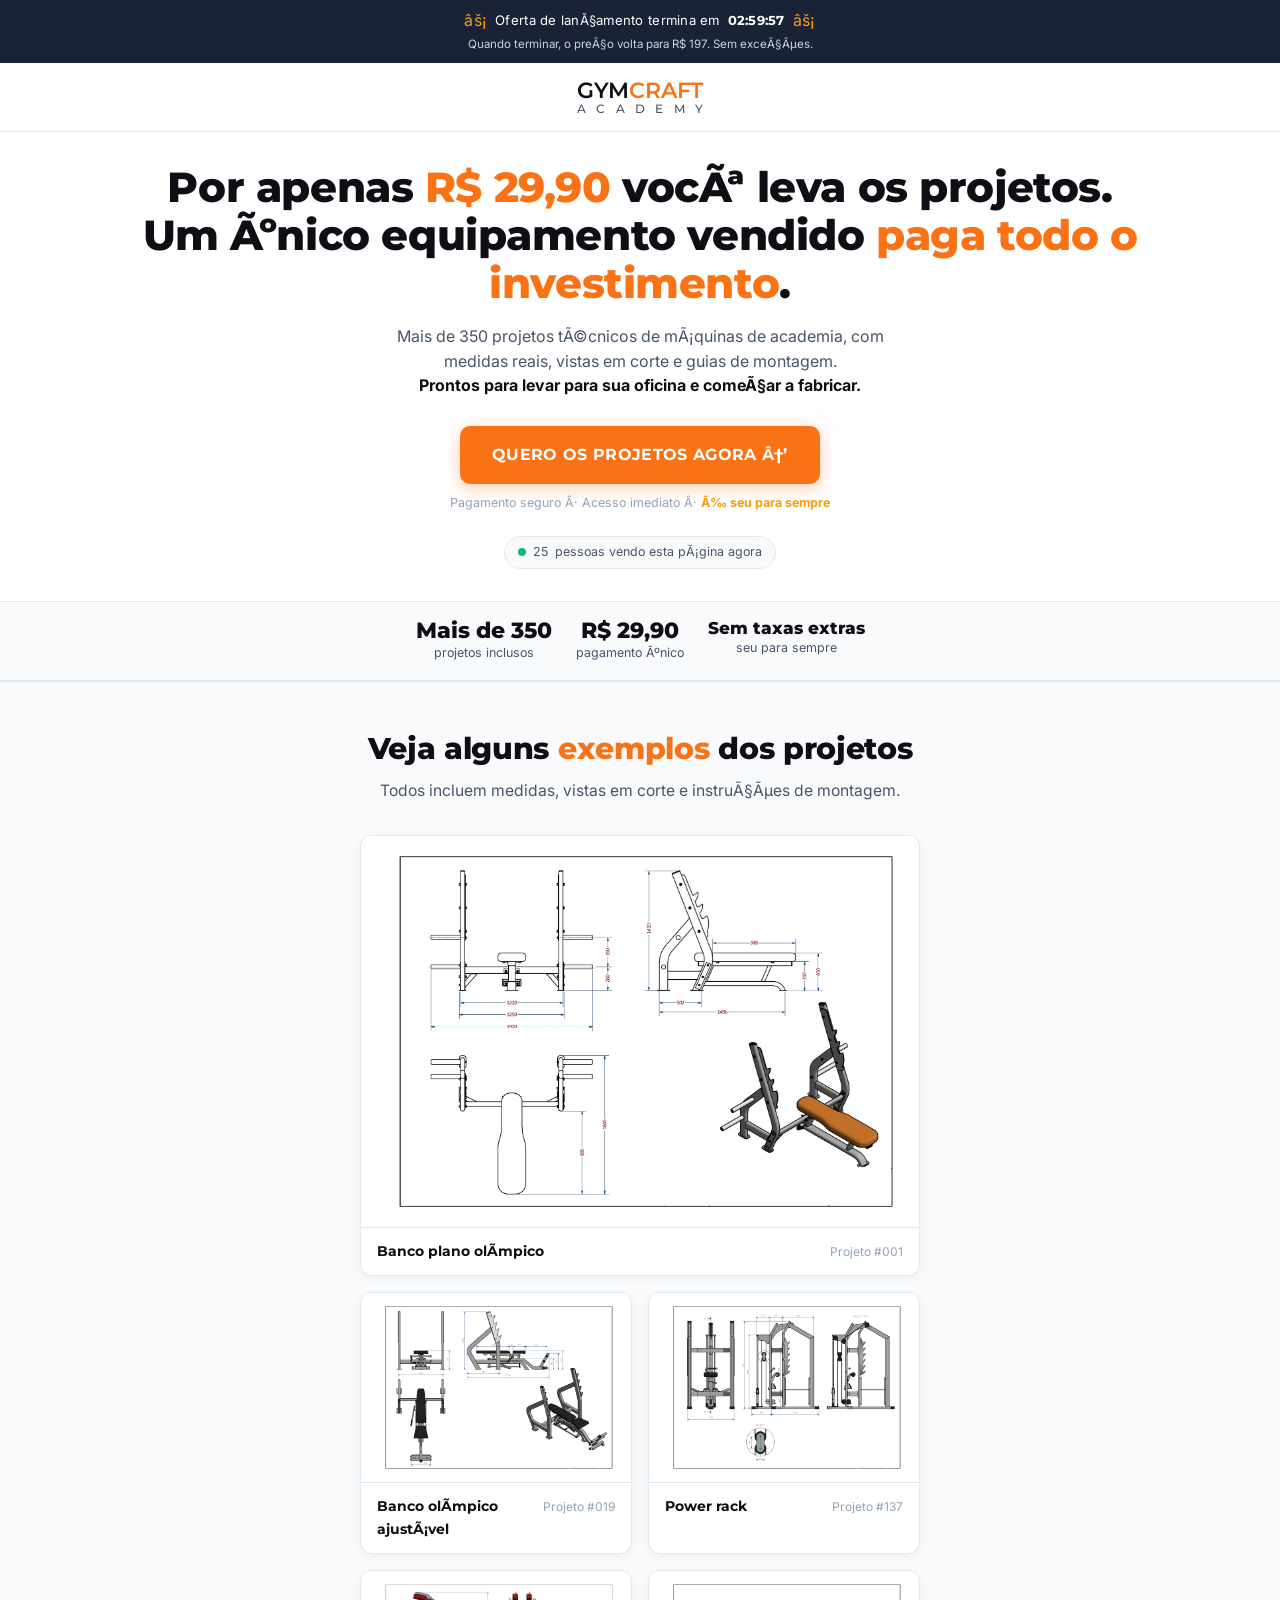
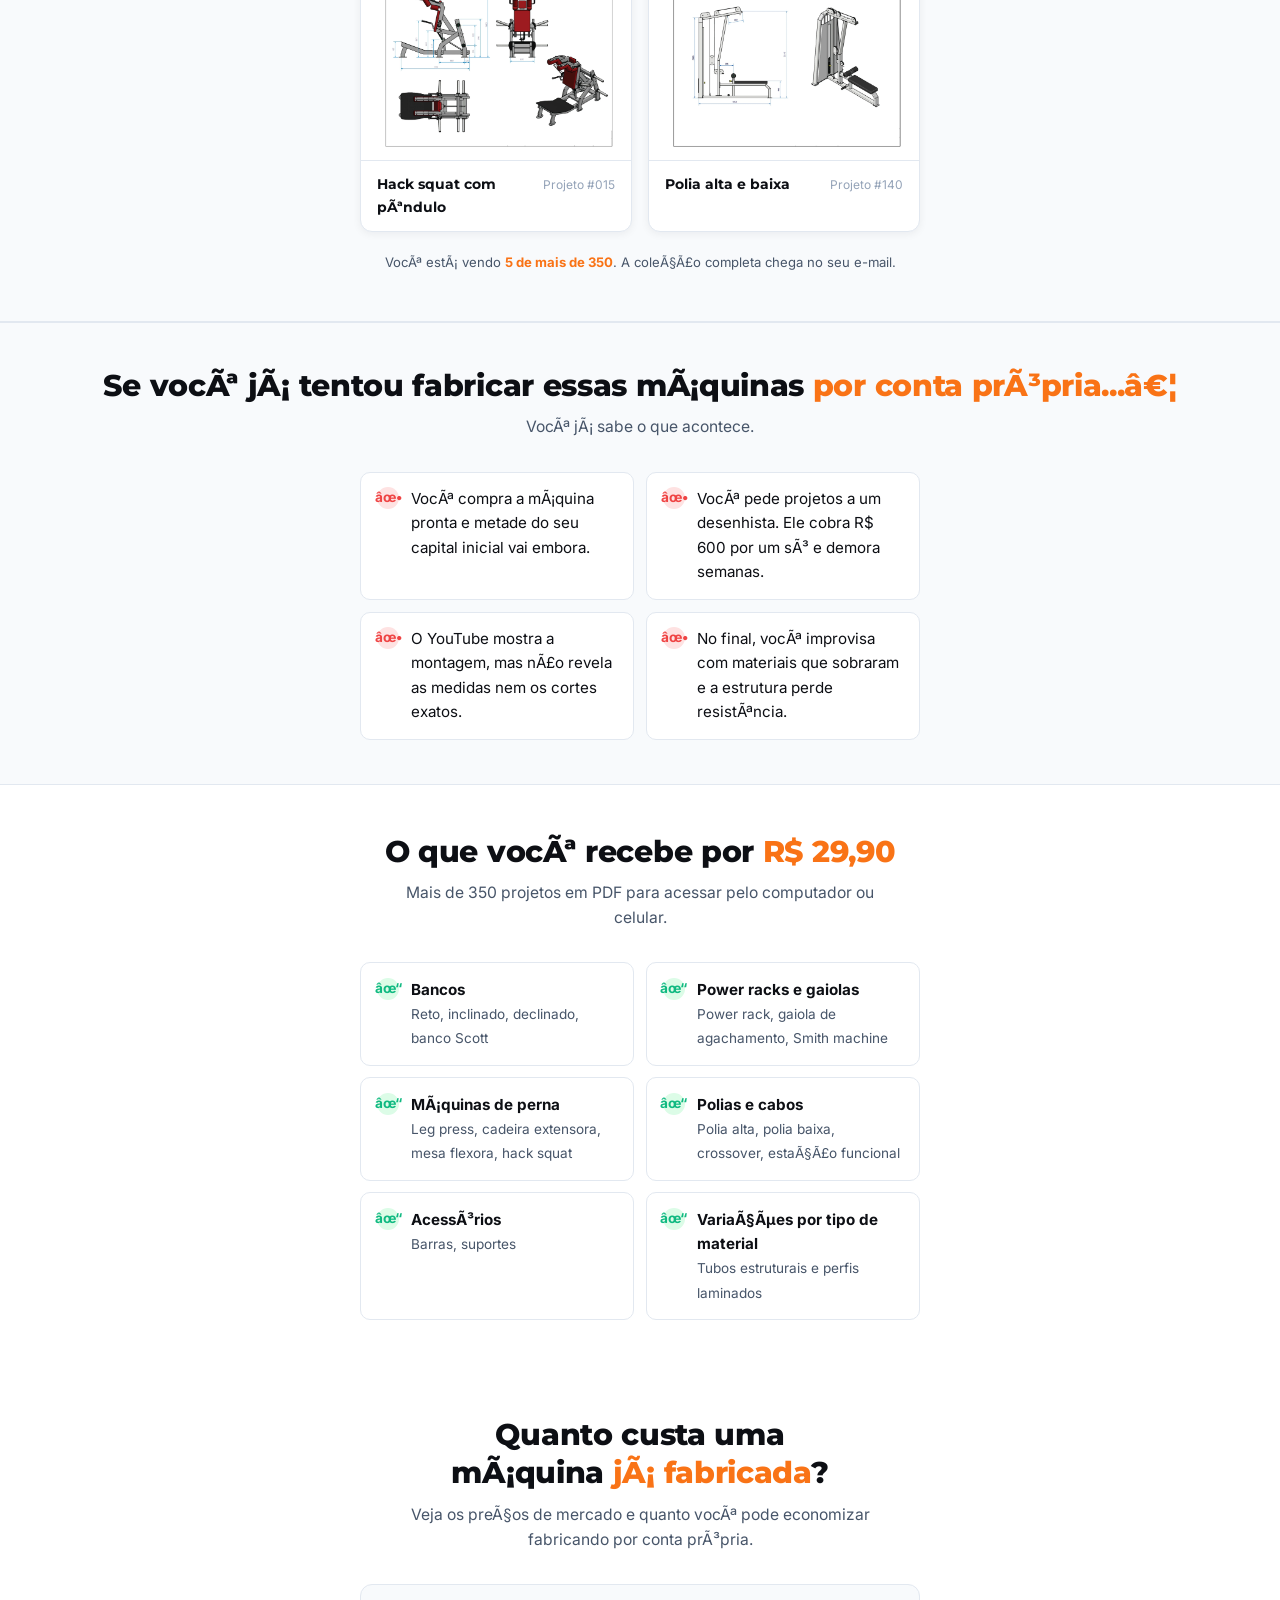
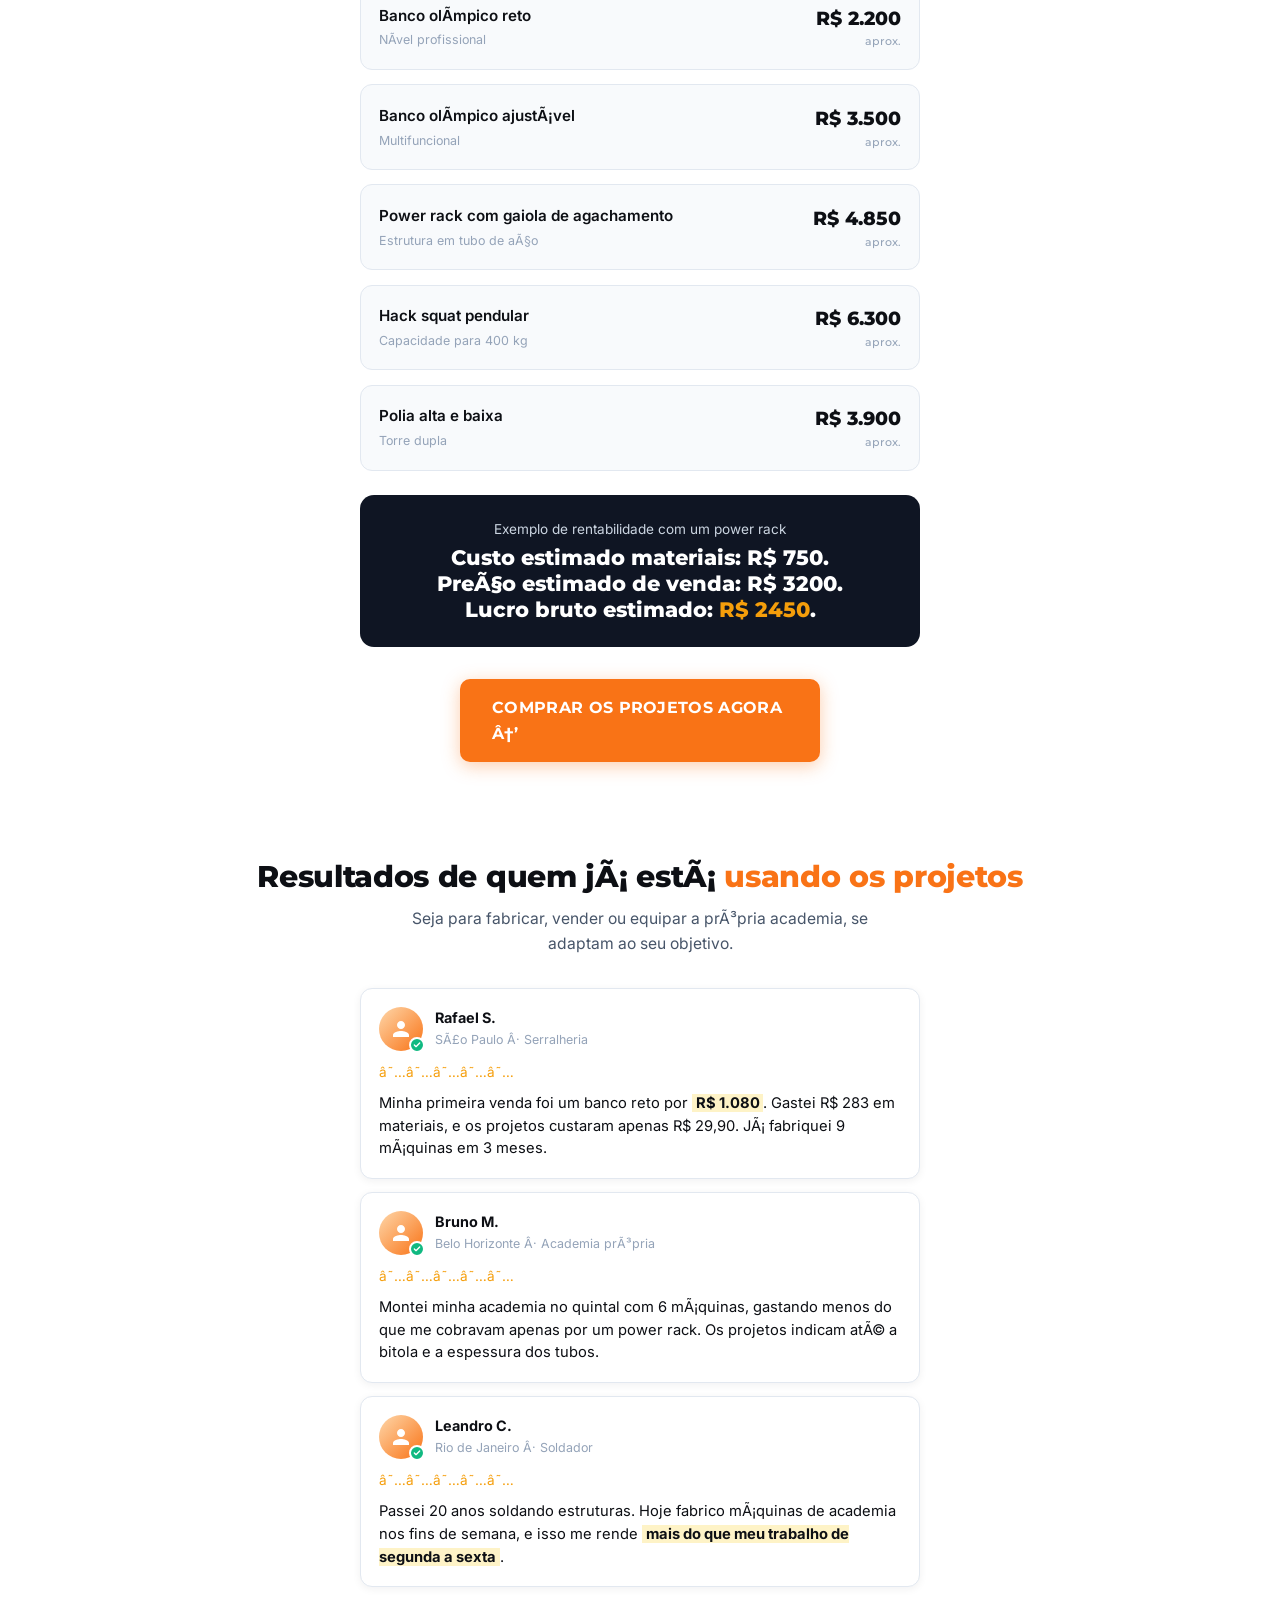
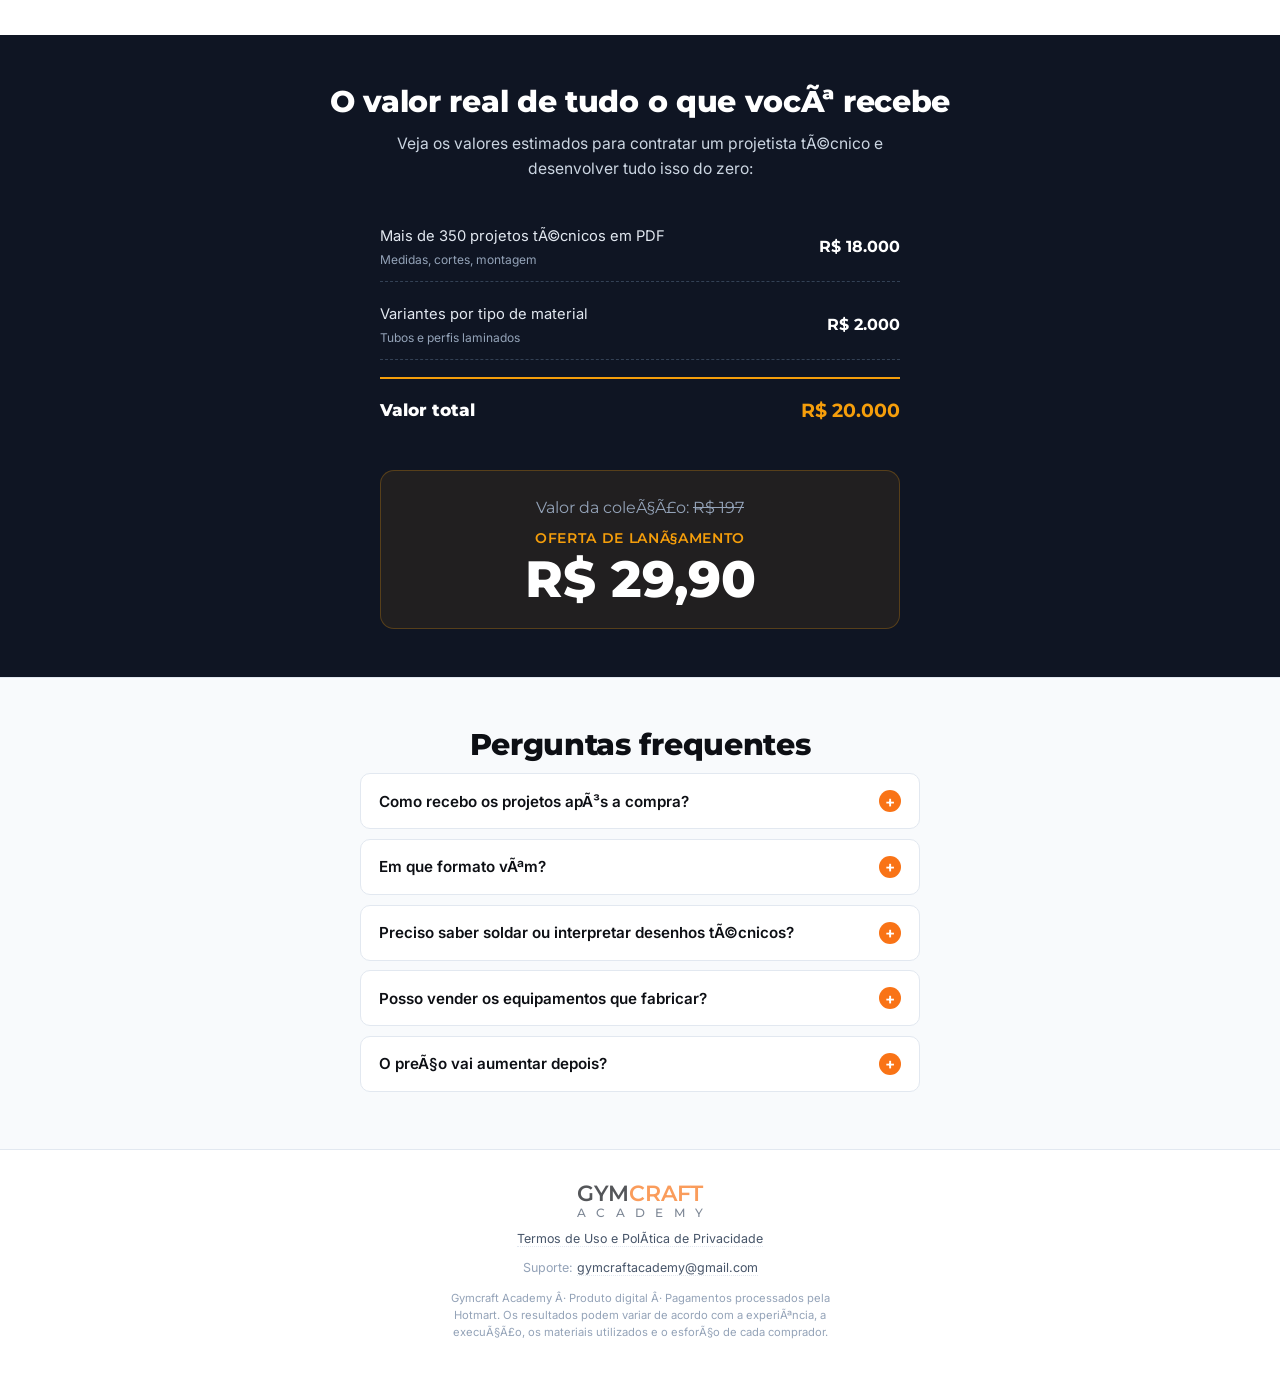
<file: index.html>
<!DOCTYPE html>
<html lang="pt-BR">

<head>
  <!-- Google tag (gtag.js) -->
  <script async src="https://www.googletagmanager.com/gtag/js?id=G-TRT8PE77RM"></script>
  <script>
    window.dataLayer = window.dataLayer || [];
    function gtag() { dataLayer.push(arguments); }
    gtag('js', new Date());
    gtag('config', 'G-TRT8PE77RM');
  </script>

  <!-- Meta Pixel Code -->
  <script>
    !function (f, b, e, v, n, t, s) {
      if (f.fbq) return; n = f.fbq = function () {
        n.callMethod ?
          n.callMethod.apply(n, arguments) : n.queue.push(arguments)
      }; if (!f._fbq) f._fbq = n;
      n.push = n; n.loaded = !0; n.version = '2.0'; n.queue = []; t = b.createElement(e); t.async = !0;
      t.src = v; s = b.getElementsByTagName(e)[0]; s.parentNode.insertBefore(t, s)
    }
      (window, document, 'script', 'https://connect.facebook.net/en_US/fbevents.js');
    fbq('init', '963412462765148');
    fbq('track', 'PageView');
    fbq('track', 'ViewContent', { value: 29.90, currency: 'BRL' });
  </script>
  <noscript><img height="1" width="1" style="display:none"
      src="https://www.facebook.com/tr?id=963412462765148&ev=PageView&noscript=1" /></noscript>
  <!-- End Meta Pixel Code -->

  <meta charset="UTF-8" />
  <meta name="viewport" content="width=device-width, initial-scale=1.0" />
  <meta name="description"
    content="Mais de 350 projetos técnicos de máquinas de academia por R$ 29,90. Medidas reais, vistas de corte, prontos para fabricar e revender no Brasil." />
  <meta property="og:title" content="Mais de 350 Projetos Técnicos de Academia por R$ 29,90. Gymcraft Academy" />
  <meta property="og:description"
    content="Mais de 350 projetos técnicos de máquinas de academia com medidas reais, vistas de corte e guias de montagem. Prontos para levar ao seu ateliê e começar a fabricar." />
  <meta property="og:type" content="website" />
  <meta property="og:url" content="https://gymcraftacademy.com" />
  <meta property="og:locale" content="pt_BR" />
  <title>Mais de 350 Projetos Técnicos de Academia por R$ 29,90. Gymcraft Academy</title>
  <link rel="icon" href="favicon.ico" sizes="any" />
  <link rel="icon" type="image/png" sizes="32x32" href="favicon-32.png" />
  <link rel="icon" type="image/png" sizes="192x192" href="favicon-192.png" />
  <link rel="apple-touch-icon" href="favicon-192.png" />
  <link rel="preconnect" href="https://fonts.googleapis.com" />
  <link rel="preconnect" href="https://fonts.gstatic.com" crossorigin />
  <link
    href="https://fonts.googleapis.com/css2?family=Inter:wght@400;500;600;700&family=Montserrat:wght@500;600;700;800&display=swap"
    rel="stylesheet" />
  <link rel="stylesheet" href="css/style.css" />
</head>

<body>

  <!-- ANÚNCIO -->
  <div class="announcement">
    <div class="ann-line">
      <span class="bolt">⚡</span>
      Oferta de lançamento termina em <span id="timer-top" data-timer>03:00:00</span>
      <span class="bolt">⚡</span>
    </div>
    <div class="ann-sub">Quando terminar, o preço volta para R$ 197. Sem exceções.</div>
  </div>

  <!-- NAV -->
  <nav>
    <div class="logo">
      <span class="logo-top"><span class="gym">GYM</span><span class="craft">CRAFT</span></span>
      <span class="academy">A C A D E M Y</span>
    </div>
  </nav>

  <!-- HERO -->
  <section class="hero">
    <h1>Por apenas <em>R$ 29,90</em> você leva os projetos. <br />Um único equipamento vendido
      <em>paga todo o investimento</em>.
    </h1>

    <p class="lead">
      Mais de 350 projetos técnicos de máquinas de academia, com medidas reais, vistas em corte e guias de montagem.
      <br><strong>Prontos para levar para sua oficina e começar a fabricar.</strong>
    </p>

    <div class="cta-wrap">
      <a href="https://pay.hotmart.com/R105424818K?off=jufouxox" class="btn-primary"
        onclick="fbq('track','InitiateCheckout')">Quero os projetos agora →</a>
      <p class="cta-sub">Pagamento seguro · Acesso imediato · <strong>É seu para sempre</strong></p>
      <span class="live-pill">
        <span class="dot"></span>
        <span id="live-viewers">24</span> pessoas vendo esta página agora
      </span>
    </div>
  </section>

  <!-- PROOF STRIP -->
  <div class="proof-strip">
    <div class="proof-item"><strong>Mais de 350</strong>projetos inclusos</div>
    <div class="proof-item"><strong>R$ 29,90</strong>pagamento único</div>
    <div class="proof-item proof-item--wide"><strong>Sem taxas extras</strong>seu para sempre</div>
  </div>

  <!-- SAMPLES -->
  <section class="samples" id="muestras">
    <h2 class="section-title">Veja alguns <em>exemplos</em> dos projetos</h2>
    <p class="section-sub">Todos incluem medidas, vistas em corte e instruções de montagem.</p>

    <div class="sample-grid">

      <div class="sample">
        <div class="sample-img-wrap">
          <picture>
            <source type="image/webp" srcset="img/samples/01-banca-plana-1.webp" />
            <img class="plan" src="img/samples/01-banca-plana-1.jpg" alt="Plano técnico de banca plana olímpica"
              loading="lazy" decoding="async" />
          </picture>
        </div>
        <div class="sample-label">
          <strong>Banco plano olímpico</strong>
          <span>Projeto #001</span>
        </div>
      </div>

      <div class="sample">
        <div class="sample-img-wrap">
          <picture>
            <source type="image/webp" srcset="img/samples/02-banca-regulable-01.webp" />
            <img class="plan" src="img/samples/02-banca-regulable-01.jpg"
              alt="Projeto técnico de banco olímpico ajustável" loading="lazy" decoding="async" />
          </picture>
        </div>
        <div class="sample-label">
          <strong>Banco olímpico ajustável</strong>
          <span>Projeto #019</span>
        </div>
      </div>

      <div class="sample">
        <div class="sample-img-wrap">
          <picture>
            <source type="image/webp" srcset="img/samples/03-power-rack-01.webp" />
            <img class="plan" src="img/samples/03-power-rack-01.jpg" alt="Projeto técnico de power rack" loading="lazy"
              decoding="async" />
          </picture>
        </div>
        <div class="sample-label">
          <strong>Power rack</strong>
          <span>Projeto #137</span>
        </div>
      </div>

      <div class="sample">
        <div class="sample-img-wrap">
          <picture>
            <source type="image/webp" srcset="img/samples/04-sentadilla-hack-01.webp" />
            <img class="plan" src="img/samples/04-sentadilla-hack-01.jpg"
              alt="Projeto técnico de hack squat com pêndulo" loading="lazy" decoding="async" />
          </picture>
        </div>
        <div class="sample-label">
          <strong>Hack squat com pêndulo</strong>
          <span>Projeto #015</span>
        </div>
      </div>

      <div class="sample">
        <div class="sample-img-wrap">
          <picture>
            <source type="image/webp" srcset="img/samples/05-polea-01.webp" />
            <img class="plan" src="img/samples/05-polea-01.jpg" alt="Projeto técnico de polia alta e baixa"
              loading="lazy" decoding="async" />
          </picture>
        </div>
        <div class="sample-label">
          <strong>Polia alta e baixa</strong>
          <span>Projeto #140</span>
        </div>
      </div>

    </div>

    <p class="sample-count">Você está vendo <strong>5 de mais de 350</strong>. A coleção completa chega no seu e-mail.
    </p>
  </section>

  <!-- PAIN -->
  <section class="pain">
    <h2 class="section-title">Se você já tentou fabricar essas máquinas <br class="br-mobile" /> <em>por conta
        própria...</em><span class="dots-accent">…</span></h2>
    <p class="section-sub">Você já sabe o que acontece.</p>
    <div class="pain-list">
      <div class="pain-item">
        <span class="x">✕</span>
        <div>Você compra a máquina pronta e metade do seu capital inicial vai embora.</div>
      </div>
      <div class="pain-item">
        <span class="x">✕</span>
        <div>Você pede projetos a um desenhista. Ele cobra R$ 600 por um só e demora semanas.</div>
      </div>
      <div class="pain-item">
        <span class="x">✕</span>
        <div>O YouTube mostra a montagem, mas não revela as medidas nem os cortes exatos.</div>
      </div>
      <div class="pain-item">
        <span class="x">✕</span>
        <div>No final, você improvisa com materiais que sobraram e a estrutura perde resistência.</div>
      </div>
    </div>
  </section>

  <!-- INCLUDES -->
  <section class="includes">
    <h2 class="section-title">O que você recebe por <em>R$ 29,90</em></h2>
    <p class="section-sub">
      Mais de 350 projetos em PDF para acessar pelo computador ou celular.
    </p>

    <div class="cat-grid">
      <div class="cat-item">
        <span class="chk">✓</span>
        <div><strong>Bancos</strong><span>Reto, inclinado, declinado, banco Scott</span></div>
      </div>
      <div class="cat-item">
        <span class="chk">✓</span>
        <div><strong>Power racks e gaiolas</strong><span>Power rack, gaiola de agachamento, Smith machine</span></div>
      </div>
      <div class="cat-item">
        <span class="chk">✓</span>
        <div><strong>Máquinas de perna</strong><span>Leg press, cadeira extensora, mesa flexora, hack squat</span>
        </div>
      </div>
      <div class="cat-item">
        <span class="chk">✓</span>
        <div><strong>Polias e cabos</strong><span>Polia alta, polia baixa, crossover, estação funcional</span></div>
      </div>
      <div class="cat-item">
        <span class="chk">✓</span>
        <div><strong>Acessórios</strong><span>Barras, suportes </span></div>
      </div>
      <div class="cat-item">
        <span class="chk">✓</span>
        <div><strong>Variações por tipo de material</strong><span>Tubos estruturais e perfis laminados</span></div>
      </div>
    </div>
  </section>

  <!-- PRICE ANCHOR -->
  <section class="anchor">
    <h2 class="section-title">Quanto custa uma<br>
      máquina <em> já fabricada</em>?
    </h2>
    <p class="section-sub">
      Veja os preços de mercado e quanto você pode economizar fabricando por conta própria.
    </p>

    <div class="anchor-grid">
      <div class="anchor-card">
        <div class="machine">Banco olímpico reto<small>Nível profissional</small></div>
        <div class="price">R$ 2.200<small>aprox.</small></div>
      </div>
      <div class="anchor-card">
        <div class="machine">Banco olímpico ajustável<small>Multifuncional</small></div>
        <div class="price">R$ 3.500<small>aprox.</small></div>
      </div>
      <div class="anchor-card">
        <div class="machine">Power rack com gaiola de agachamento<small>Estrutura em tubo de aço</small></div>
        <div class="price">R$ 4.850<small>aprox.</small></div>
      </div>
      <div class="anchor-card">
        <div class="machine">Hack squat pendular<small>Capacidade para 400 kg</small></div>
        <div class="price">R$ 6.300<small>aprox.</small></div>
      </div>
      <div class="anchor-card">
        <div class="machine">Polia alta e baixa<small>Torre dupla</small></div>
        <div class="price">R$ 3.900<small>aprox.</small></div>
      </div>
    </div>

    <div class="anchor-punch">
      <div class="line1">Exemplo de rentabilidade com um power rack</div>
      <div class="line2">Custo estimado materiais: R$ 750.
        <br />Preço estimado de venda: R$ 3200.
        <br />Lucro bruto estimado: <em>R$ 2450</em>.
      </div>
    </div>

    <div class="cta-wrap cta-desktop-only" style="margin-top:2rem;">
      <a href="https://pay.hotmart.com/R105424818K?off=jufouxox" class="btn-primary"
        onclick="fbq('track','InitiateCheckout')">Comprar os projetos agora →</a>
    </div>
  </section>

  <!-- CASES -->
  <section class="cases">
    <h2 class="section-title">Resultados de quem já está <em>usando os projetos</em></h2>
    <p class="section-sub">Seja para fabricar, vender ou equipar a própria academia, se adaptam ao seu objetivo.</p>

    <div class="case-grid">

      <div class="case">
        <div class="case-head">
          <div class="case-avatar">
            <svg viewBox="0 0 24 24" fill="currentColor">
              <path
                d="M12 12c2.21 0 4-1.79 4-4s-1.79-4-4-4-4 1.79-4 4 1.79 4 4 4zm0 2c-2.67 0-8 1.34-8 4v2h16v-2c0-2.66-5.33-4-8-4z" />
            </svg>
            <span class="verified">
              <svg viewBox="0 0 24 24" fill="none" stroke="currentColor" stroke-width="4" stroke-linecap="round"
                stroke-linejoin="round">
                <polyline points="20 6 9 17 4 12" />
              </svg>
            </span>
          </div>
          <div class="case-meta">
            <strong>Rafael S.</strong>
            <span>São Paulo · Serralheria</span>

          </div>
        </div>
        <div class="case-stars">★★★★★</div>
        <div class="case-body">
          Minha primeira venda foi um banco reto por <strong>R$ 1.080</strong>. Gastei R$ 283 em materiais, e os
          projetos custaram apenas R$ 29,90. <br class="br-mobile" />Já fabriquei 9 máquinas em 3 meses.
        </div>
      </div>

      <div class="case">
        <div class="case-head">
          <div class="case-avatar">
            <svg viewBox="0 0 24 24" fill="currentColor">
              <path
                d="M12 12c2.21 0 4-1.79 4-4s-1.79-4-4-4-4 1.79-4 4 1.79 4 4 4zm0 2c-2.67 0-8 1.34-8 4v2h16v-2c0-2.66-5.33-4-8-4z" />
            </svg>
            <span class="verified">
              <svg viewBox="0 0 24 24" fill="none" stroke="currentColor" stroke-width="4" stroke-linecap="round"
                stroke-linejoin="round">
                <polyline points="20 6 9 17 4 12" />
              </svg>
            </span>
          </div>
          <div class="case-meta">
            <strong>Bruno M.</strong>
            <span>Belo Horizonte · Academia própria</span>

          </div>
        </div>
        <div class="case-stars">★★★★★</div>
        <div class="case-body">
          Montei minha academia no quintal com 6 máquinas, gastando menos do que me cobravam apenas por um power rack.
          Os projetos indicam até a bitola e a espessura dos tubos.
        </div>
      </div>

      <div class="case">
        <div class="case-head">
          <div class="case-avatar">
            <svg viewBox="0 0 24 24" fill="currentColor">
              <path
                d="M12 12c2.21 0 4-1.79 4-4s-1.79-4-4-4-4 1.79-4 4 1.79 4 4 4zm0 2c-2.67 0-8 1.34-8 4v2h16v-2c0-2.66-5.33-4-8-4z" />
            </svg>
            <span class="verified">
              <svg viewBox="0 0 24 24" fill="none" stroke="currentColor" stroke-width="4" stroke-linecap="round"
                stroke-linejoin="round">
                <polyline points="20 6 9 17 4 12" />
              </svg>
            </span>
          </div>
          <div class="case-meta">
            <strong>Leandro C.</strong>
            <span>Rio de Janeiro · Soldador</span>

          </div>
        </div>
        <div class="case-stars">★★★★★</div>
        <div class="case-body">
          Passei 20 anos soldando estruturas. Hoje fabrico máquinas de academia nos fins de semana, e isso me rende
          <strong>mais do que meu trabalho de segunda a sexta</strong>.
        </div>
      </div>

    </div>
  </section>

  <!-- STACK -->
  <section class="stack">
    <h2 class="section-title">O valor real de tudo <br class="br-mobile" />o que você recebe</h2>
    <p class="section-sub">Veja os valores estimados para contratar um projetista técnico e desenvolver <br
        class="br-mobile" />tudo isso do
      zero:</p>

    <div class="stack-list">
      <div class="stack-row">
        <div class="label">Mais de 350 projetos técnicos em PDF<small>Medidas, cortes, montagem</small></div>
        <div class="val">R$ 18.000</div>
      </div>
      <div class="stack-row">
        <div class="label">Variantes por tipo de material<small>Tubos e perfis laminados</small></div>
        <div class="val">R$ 2.000</div>
      </div>
      <div class="stack-row stack-sum">
        <div class="label"><strong>Valor total</strong></div>
        <div class="val">R$ 20.000</div>
      </div>
    </div>

    <div class="stack-total">
      <div class="was">Valor da coleção: <s>R$ 197</s></div>
      <div class="pay">Oferta de lançamento</div>
      <div class="now">R$ 29,90<small></small></div>
    </div>
  </section>

  <!-- FAQ -->
  <section class="faq">
    <h2 class="section-title">Perguntas frequentes</h2>

    <div class="faq-list">

      <div class="faq-item">
        <button class="faq-q" type="button">
          <span>Como recebo os projetos após a compra?</span>
          <span class="plus">+</span>
        </button>
        <div class="faq-a">
          <div class="faq-a-inner">
            Após a confirmação do pagamento, a Hotmart envia um e-mail com o link de acesso. Basta abrir o link, baixar
            o arquivo ZIP e pronto: os mais de 350 projetos ficarão disponíveis no seu computador.
          </div>
        </div>
      </div>

      <div class="faq-item">
        <button class="faq-q" type="button">
          <span>Em que formato vêm?</span>
          <span class="plus">+</span>
        </button>
        <div class="faq-a">
          <div class="faq-a-inner">
            Os projetos são fornecidos em formato PDF e podem ser abertos em qualquer computador, tablet ou celular com
            um leitor de PDF. Cada projeto inclui vistas frontais e laterais, medidas, detalhes de corte e orientações
            de montagem.
          </div>
        </div>
      </div>

      <div class="faq-item">
        <button class="faq-q" type="button">
          <span>Preciso saber soldar ou interpretar desenhos técnicos?</span>
          <span class="plus">+</span>
        </button>
        <div class="faq-a">
          <div class="faq-a-inner">
            É recomendável ter conhecimentos básicos de fabricação e saber interpretar desenhos técnicos, ou contar com
            a ajuda de um profissional. Para serralheiros e soldadores, os projetos facilitam o trabalho e permitem
            seguir diretamente para as etapas de corte e montagem.
          </div>
        </div>
      </div>

      <div class="faq-item">
        <button class="faq-q" type="button">
          <span>Posso vender os equipamentos que fabricar?</span>
          <span class="plus">+</span>
        </button>
        <div class="faq-a">
          <div class="faq-a-inner">
            Sim. Você pode usar ou comercializar os equipamentos fabricados com base nos projetos.
          </div>
        </div>
      </div>

      <div class="faq-item">
        <button class="faq-q" type="button">
          <span>O preço vai aumentar depois?</span>
          <span class="plus">+</span>
        </button>
        <div class="faq-a">
          <div class="faq-a-inner">
            Sim. R$ 29,90 é o preço promocional de lançamento. Quando a oferta terminar, o valor será de R$ 197.
          </div>
        </div>
      </div>

    </div>
  </section>

  <!-- FOOTER -->
  <footer>
    <div class="foot-logo">
      <div class="logo">
        <span class="logo-top"><span class="gym">GYM</span><span class="craft">CRAFT</span></span>
        <span class="academy">A C A D E M Y</span>
      </div>
    </div>
    <div>
      <a href="legal.html">Termos de Uso e Política de Privacidade</a>
    </div>
    <div style="margin-top:0.6rem;">
      Suporte: <a href="mailto:gymcraftacademy@gmail.com">gymcraftacademy@gmail.com</a>
    </div>
    <p class="disclaimer">
      Gymcraft Academy · Produto digital · Pagamentos processados pela Hotmart.
      Os resultados podem variar de acordo com a experiência, a execução, os materiais utilizados e o esforço de cada
      comprador.
    </p>
  </footer>

  <!-- STICKY CTA MOBILE -->
  <div class="sticky-cta" id="sticky-cta">
    <div class="s-meta">
      <span class="s-price">R$ 29,90 · Mais de 350 projetos</span>
      <span class="s-timer" data-timer>03:00:00</span>
    </div>
    <a href="https://pay.hotmart.com/R105424818K?off=jufouxox" class="btn-primary"
      onclick="fbq('track','InitiateCheckout')">Quero os projetos →</a>
  </div>

  <script src="js/timer.js"></script>
  <script src="js/main.js"></script>
  <script src="js/tracking-params.js"></script>
</body>

</html>
</file>
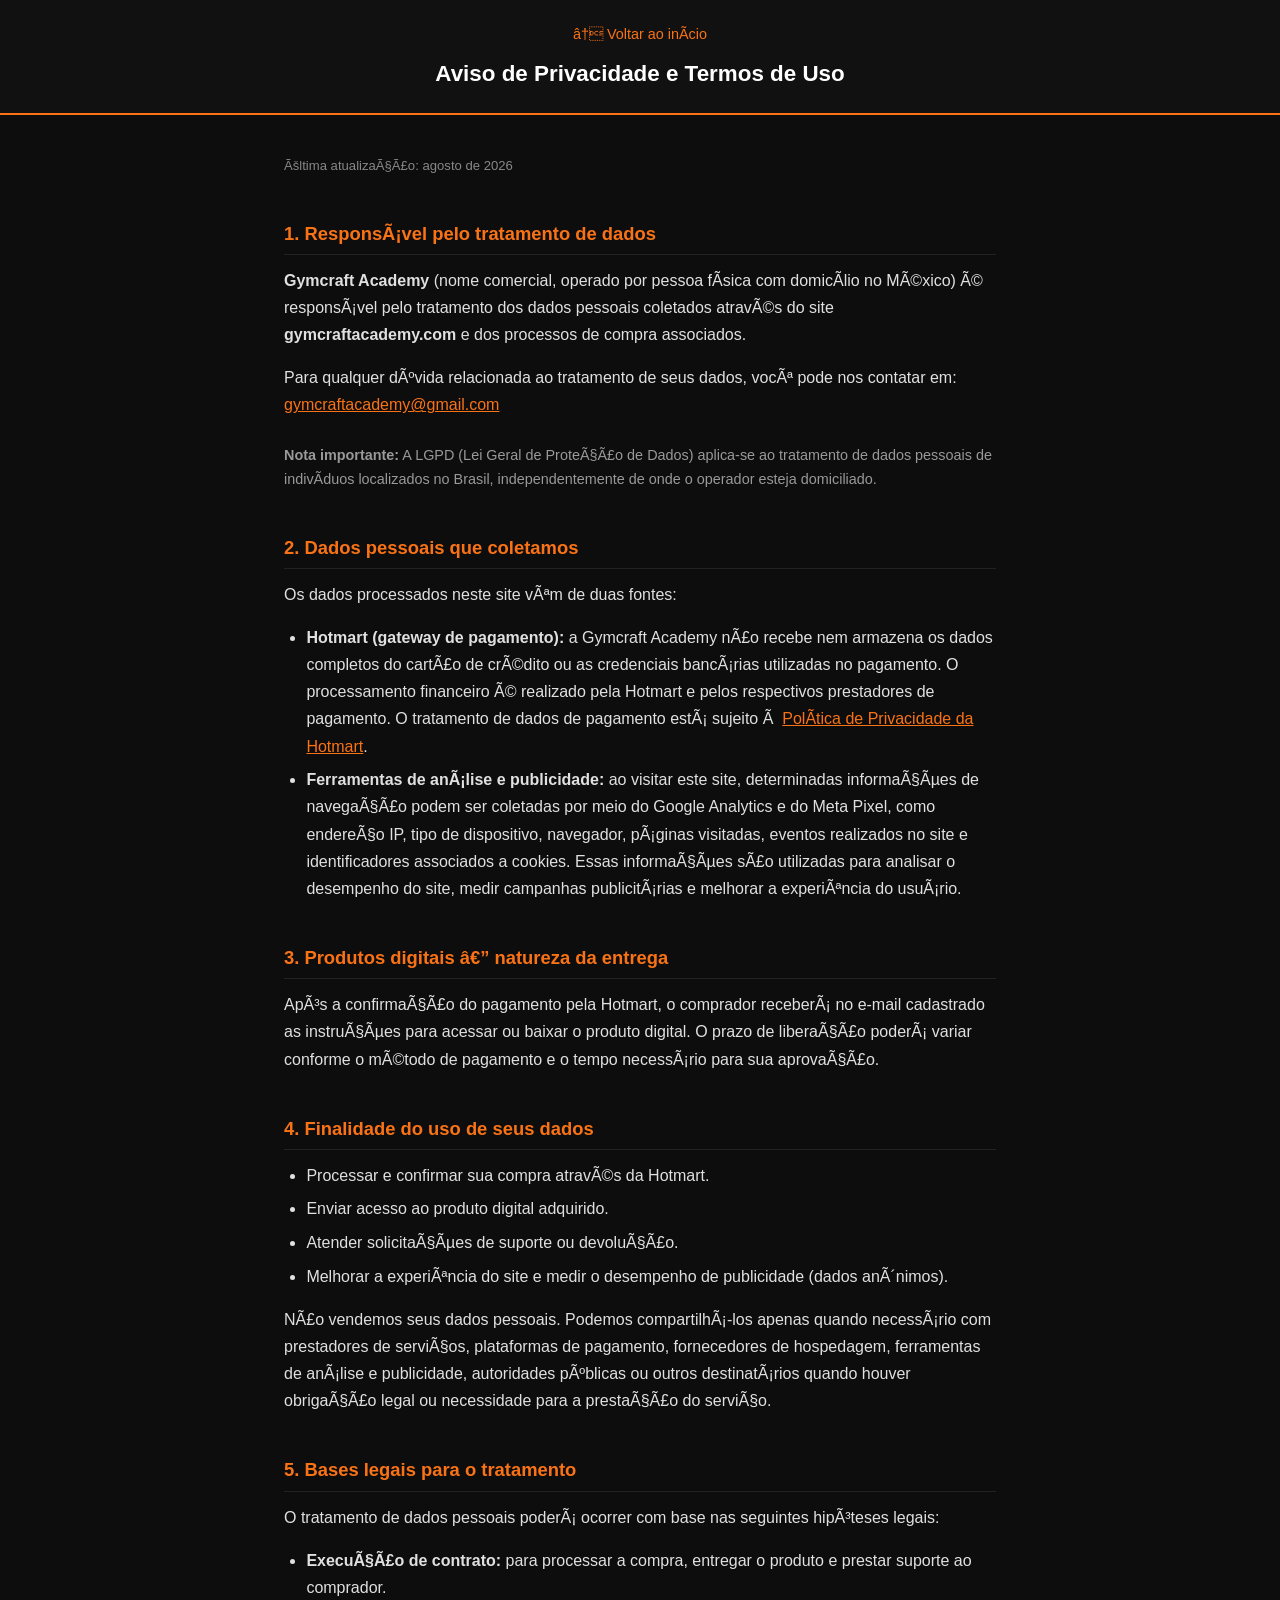
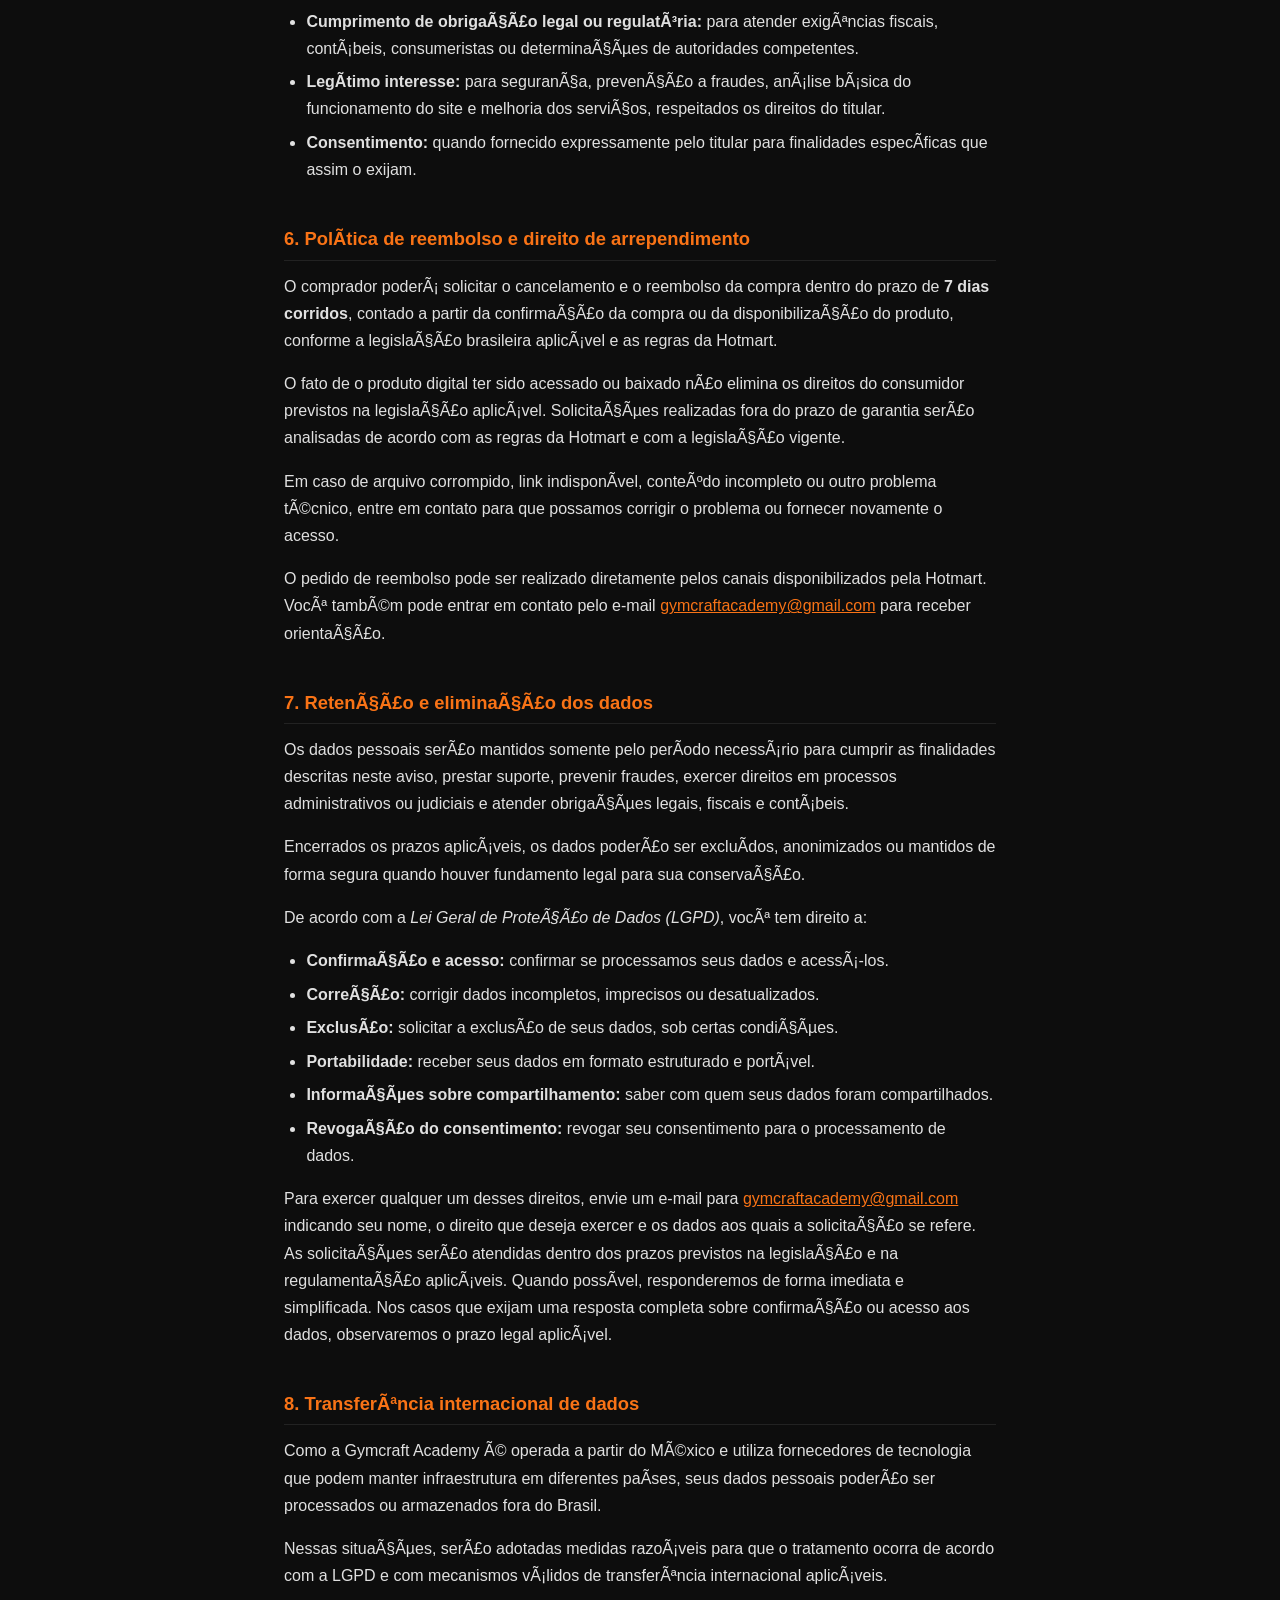
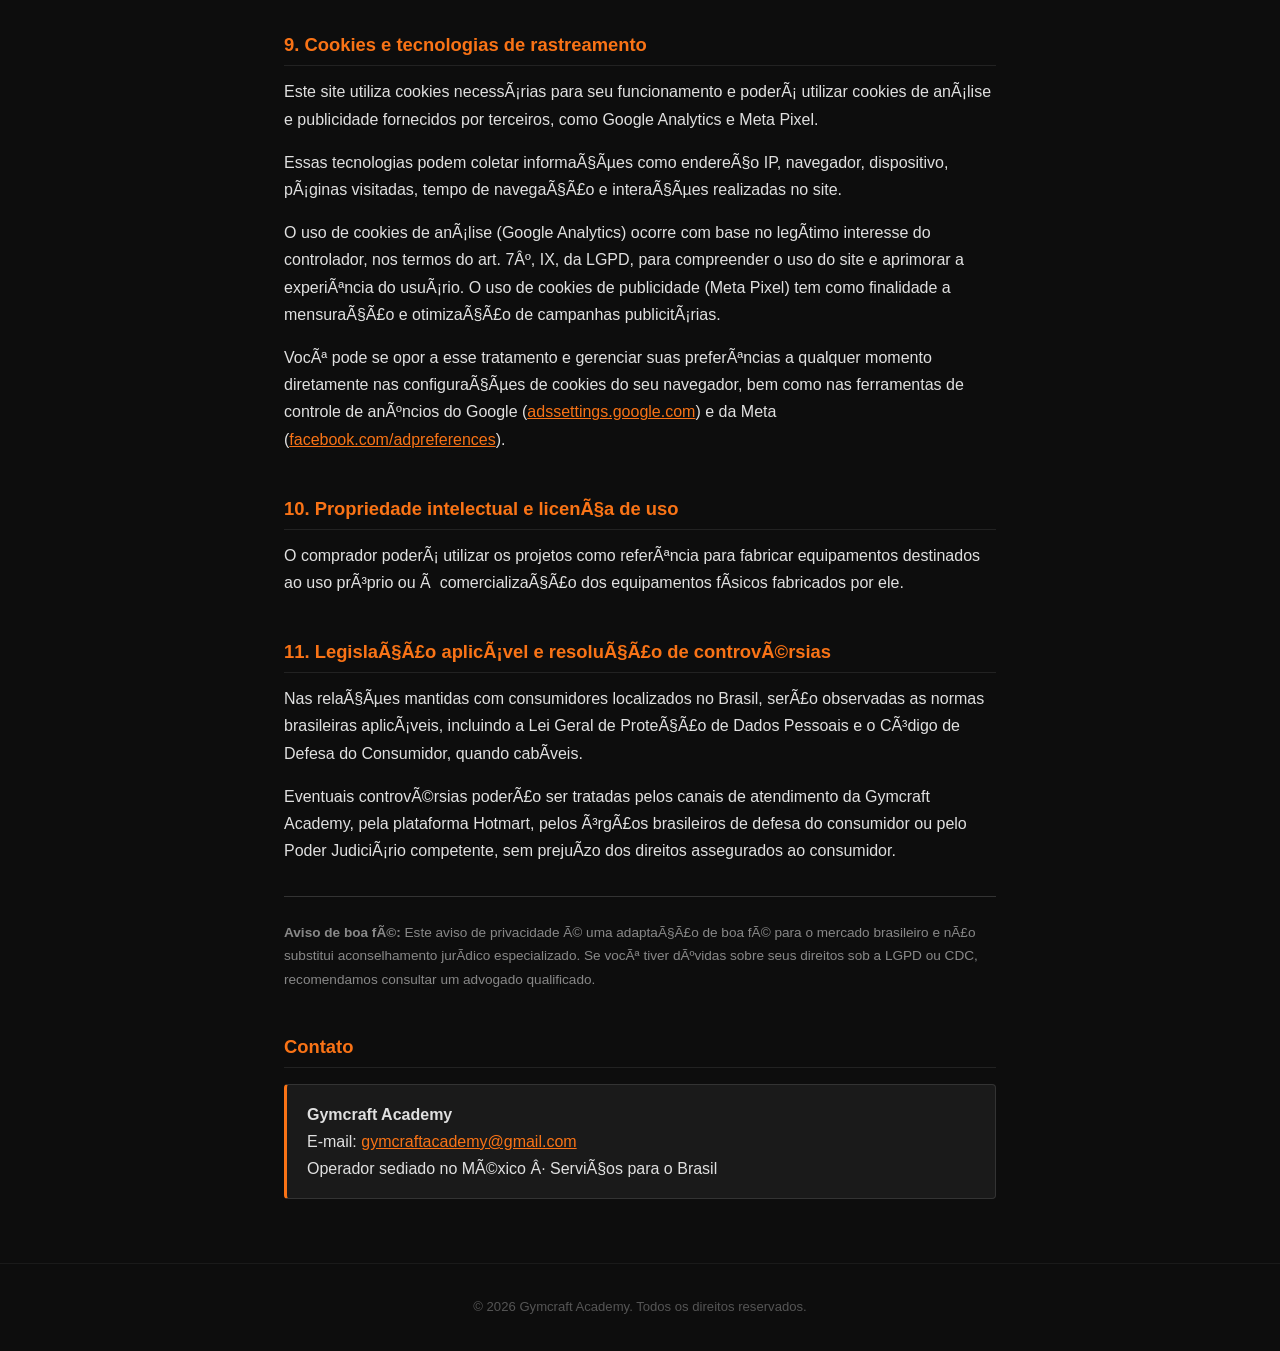
<file: legal.html>
<!DOCTYPE html>
<html lang="pt-BR">

<head>
  <!-- Google tag (gtag.js) -->
  <script async src="https://www.googletagmanager.com/gtag/js?id=G-TRT8PE77RM"></script>
  <script>
    window.dataLayer = window.dataLayer || [];
    function gtag() { dataLayer.push(arguments); }
    gtag('js', new Date());
    gtag('config', 'G-TRT8PE77RM');
  </script>

  <!-- Meta Pixel Code -->
  <script>
    !function (f, b, e, v, n, t, s) {
      if (f.fbq) return; n = f.fbq = function () {
        n.callMethod ?
        n.callMethod.apply(n, arguments) : n.queue.push(arguments)
      }; if (!f._fbq) f._fbq = n;
      n.push = n; n.loaded = !0; n.version = '2.0'; n.queue = []; t = b.createElement(e); t.async = !0;
      t.src = v; s = b.getElementsByTagName(e)[0]; s.parentNode.insertBefore(t, s)
    }
      (window, document, 'script', 'https://connect.facebook.net/en_US/fbevents.js');
    fbq('init', '963412462765148');
    fbq('track', 'PageView');
  </script>
  <noscript><img height="1" width="1" style="display:none"
      src="https://www.facebook.com/tr?id=963412462765148&ev=PageView&noscript=1" /></noscript>
  <!-- End Meta Pixel Code -->

  <meta charset="UTF-8" />
  <meta name="viewport" content="width=device-width, initial-scale=1.0" />
  <title>Aviso de Privacidade e Termos de Uso — Gymcraft Academy</title>
  <style>
    *,
    *::before,
    *::after {
      box-sizing: border-box;
      margin: 0;
      padding: 0;
    }

    body {
      background: #0d0d0d;
      color: #e0e0e0;
      font-family: -apple-system, BlinkMacSystemFont, 'Segoe UI', sans-serif;
      font-size: 16px;
      line-height: 1.7;
    }

    header {
      background: #111;
      border-bottom: 2px solid #f97316;
      padding: 1.25rem 1.5rem;
      text-align: center;
    }

    header a {
      color: #f97316;
      text-decoration: none;
      font-size: 0.9rem;
    }

    header h1 {
      font-size: 1.4rem;
      color: #fff;
      margin-top: 0.5rem;
    }

    main {
      max-width: 760px;
      margin: 0 auto;
      padding: 2.5rem 1.5rem 4rem;
    }

    .last-updated {
      font-size: 0.82rem;
      color: #888;
      margin-bottom: 2.5rem;
    }

    h2 {
      color: #f97316;
      font-size: 1.15rem;
      margin: 2.5rem 0 0.75rem;
      padding-bottom: 0.3rem;
      border-bottom: 1px solid #222;
    }

    p {
      margin-bottom: 1rem;
    }

    ul {
      margin: 0.5rem 0 1rem 1.4rem;
    }

    ul li {
      margin-bottom: 0.4rem;
    }

    a {
      color: #f97316;
    }

    .contact-box {
      background: #1a1a1a;
      border: 1px solid #333;
      border-left: 3px solid #f97316;
      padding: 1rem 1.25rem;
      margin-top: 1rem;
      border-radius: 4px;
    }

    footer {
      text-align: center;
      padding: 2rem 1rem;
      font-size: 0.82rem;
      color: #555;
      border-top: 1px solid #1a1a1a;
    }
  </style>
</head>

<body>

  <header>
    <a href="index.html">← Voltar ao início</a>
    <h1>Aviso de Privacidade e Termos de Uso</h1>
  </header>

  <main>
    <p class="last-updated">Última atualização: agosto de 2026</p>

    <!-- ─── SECTION 1 ─── -->
    <h2>1. Responsável pelo tratamento de dados</h2>
    <p>
      <strong>Gymcraft Academy</strong> (nome comercial, operado por pessoa física com domicílio no México)
      é responsável pelo tratamento dos dados pessoais coletados através do site
      <strong>gymcraftacademy.com</strong> e dos processos de compra associados.
    </p>
    <p>
      Para qualquer dúvida relacionada ao tratamento de seus dados, você pode nos contatar em:
      <a href="mailto:gymcraftacademy@gmail.com">gymcraftacademy@gmail.com</a>
    </p>
    <p style="font-size: 0.9rem; color: #999; margin-top: 1.5rem;">
      <strong>Nota importante:</strong> A LGPD (Lei Geral de Proteção de Dados) aplica-se ao tratamento de dados
      pessoais de indivíduos localizados no Brasil, independentemente de onde o operador esteja domiciliado.
    </p>

    <!-- ─── SECTION 2 ─── -->
    <h2>2. Dados pessoais que coletamos</h2>
    <p>Os dados processados neste site vêm de duas fontes:</p>
    <ul>
      <li>
        <strong>Hotmart (gateway de pagamento):</strong> a Gymcraft Academy não recebe nem armazena os dados
        completos do cartão de crédito ou as credenciais bancárias utilizadas no pagamento. O processamento financeiro é
        realizado pela Hotmart e pelos respectivos prestadores de pagamento.
        O tratamento de dados de pagamento está sujeito à
        <a href="https://hotmart.com/pt-br/legal/privacy-policy" target="_blank" rel="noopener">Política de Privacidade
          da
          Hotmart</a>.
      </li>
      <li>
        <strong>Ferramentas de análise e publicidade:</strong>
        ao visitar este site, determinadas informações de navegação podem ser coletadas por meio
        do Google Analytics e do Meta Pixel, como endereço IP, tipo de dispositivo, navegador,
        páginas visitadas, eventos realizados no site e identificadores associados a cookies.
        Essas informações são utilizadas para analisar o desempenho do site, medir campanhas
        publicitárias e melhorar a experiência do usuário.
      </li>
    </ul>

    <!-- ─── SECTION 3 ─── -->
    <h2>3. Produtos digitais — natureza da entrega</h2>
    <p>Após a confirmação do pagamento pela Hotmart, o comprador receberá no e-mail cadastrado
      as instruções para acessar ou baixar o produto digital. O prazo de liberação poderá variar
      conforme o método de pagamento e o tempo necessário para sua aprovação.</p>

    <!-- ─── SECTION 4 ─── -->
    <h2>4. Finalidade do uso de seus dados</h2>
    <ul>
      <li>Processar e confirmar sua compra através da Hotmart.</li>
      <li>Enviar acesso ao produto digital adquirido.</li>
      <li>Atender solicitações de suporte ou devolução.</li>
      <li>Melhorar a experiência do site e medir o desempenho de publicidade (dados anônimos).</li>
    </ul>
    <p>Não vendemos seus dados pessoais. Podemos compartilhá-los apenas quando necessário
      com prestadores de serviços, plataformas de pagamento, fornecedores de hospedagem,
      ferramentas de análise e publicidade, autoridades públicas ou outros destinatários
      quando houver obrigação legal ou necessidade para a prestação do serviço.</p>

    <!-- ─── SECTION 5 ─── -->
    <h2>5. Bases legais para o tratamento</h2>

    <p>O tratamento de dados pessoais poderá ocorrer com base nas seguintes hipóteses legais:</p>

    <ul>
      <li>
        <strong>Execução de contrato:</strong> para processar a compra, entregar o produto
        e prestar suporte ao comprador.
      </li>
      <li>
        <strong>Cumprimento de obrigação legal ou regulatória:</strong> para atender exigências
        fiscais, contábeis, consumeristas ou determinações de autoridades competentes.
      </li>
      <li>
        <strong>Legítimo interesse:</strong> para segurança, prevenção a fraudes, análise básica
        do funcionamento do site e melhoria dos serviços, respeitados os direitos do titular.
      </li>
      <li>
        <strong>Consentimento:</strong> quando fornecido expressamente pelo titular para
        finalidades específicas que assim o exijam.
      </li>
    </ul>

    <!-- ─── SECTION 6 ─── -->
    <h2>6. Política de reembolso e direito de arrependimento</h2>

    <p>
      O comprador poderá solicitar o cancelamento e o reembolso da compra dentro do prazo de
      <strong>7 dias corridos</strong>, contado a partir da confirmação da compra ou da disponibilização
      do produto, conforme a legislação brasileira aplicável e as regras da Hotmart.
    </p>

    <p>
      O fato de o produto digital ter sido acessado ou baixado não elimina os direitos do consumidor
      previstos na legislação aplicável. Solicitações realizadas fora do prazo de garantia serão
      analisadas de acordo com as regras da Hotmart e com a legislação vigente.
    </p>

    <p>
      Em caso de arquivo corrompido, link indisponível, conteúdo incompleto ou outro problema técnico,
      entre em contato para que possamos corrigir o problema ou fornecer novamente o acesso.
    </p>

    <p>
      O pedido de reembolso pode ser realizado diretamente pelos canais disponibilizados pela Hotmart.
      Você também pode entrar em contato pelo e-mail
      <a href="mailto:gymcraftacademy@gmail.com">gymcraftacademy@gmail.com</a>
      para receber orientação.
    </p>

    <!-- ─── SECTION 7 ─── -->
    <h2>7. Retenção e eliminação dos dados</h2>

    <p>
      Os dados pessoais serão mantidos somente pelo período necessário para cumprir as
      finalidades descritas neste aviso, prestar suporte, prevenir fraudes, exercer direitos
      em processos administrativos ou judiciais e atender obrigações legais, fiscais e contábeis.
    </p>

    <p>
      Encerrados os prazos aplicáveis, os dados poderão ser excluídos, anonimizados ou mantidos
      de forma segura quando houver fundamento legal para sua conservação.
    </p>
    <p>
      De acordo com a <em>Lei Geral de Proteção de Dados (LGPD)</em>, você tem direito a:
    </p>
    <ul>
      <li><strong>Confirmação e acesso:</strong> confirmar se processamos seus dados e acessá-los.</li>
      <li><strong>Correção:</strong> corrigir dados incompletos, imprecisos ou desatualizados.</li>
      <li><strong>Exclusão:</strong> solicitar a exclusão de seus dados, sob certas condições.</li>
      <li><strong>Portabilidade:</strong> receber seus dados em formato estruturado e portável.</li>
      <li><strong>Informações sobre compartilhamento:</strong> saber com quem seus dados foram compartilhados.</li>
      <li><strong>Revogação do consentimento:</strong> revogar seu consentimento para o processamento de dados.</li>
    </ul>
    <p>
      Para exercer qualquer um desses direitos, envie um e-mail para
      <a href="mailto:gymcraftacademy@gmail.com">gymcraftacademy@gmail.com</a> indicando seu nome,
      o direito que deseja exercer e os dados aos quais a solicitação se refere.<br>
      As solicitações serão atendidas dentro dos prazos previstos na legislação e
      na regulamentação aplicáveis. Quando possível, responderemos de forma imediata
      e simplificada. Nos casos que exijam uma resposta completa sobre confirmação
      ou acesso aos dados, observaremos o prazo legal aplicável.
    </p>

    <!-- ─── SECTION 8 ─── -->
    <h2>8. Transferência internacional de dados</h2>

    <p>
      Como a Gymcraft Academy é operada a partir do México e utiliza fornecedores de tecnologia
      que podem manter infraestrutura em diferentes países, seus dados pessoais poderão ser
      processados ou armazenados fora do Brasil.
    </p>

    <p>
      Nessas situações, serão adotadas medidas razoáveis para que o tratamento ocorra de acordo
      com a LGPD e com mecanismos válidos de transferência internacional aplicáveis.
    </p>

    <!-- ─── SECTION 9 ─── -->
    <h2>9. Cookies e tecnologias de rastreamento</h2>

    <p>
      Este site utiliza cookies necessárias para seu funcionamento e poderá utilizar cookies
      de análise e publicidade fornecidos por terceiros, como Google Analytics e Meta Pixel.
    </p>

    <p>
      Essas tecnologias podem coletar informações como endereço IP, navegador, dispositivo,
      páginas visitadas, tempo de navegação e interações realizadas no site.
    </p>

    <p>
      O uso de cookies de análise (Google Analytics) ocorre com base no legítimo interesse
      do controlador, nos termos do art. 7º, IX, da LGPD, para compreender o uso do site e
      aprimorar a experiência do usuário. O uso de cookies de publicidade (Meta Pixel) tem
      como finalidade a mensuração e otimização de campanhas publicitárias.
    </p>

    <p>
      Você pode se opor a esse tratamento e gerenciar suas preferências a qualquer momento
      diretamente nas configurações de cookies do seu navegador, bem como nas ferramentas de
      controle de anúncios do Google (<a href="https://adssettings.google.com" target="_blank"
        rel="noopener">adssettings.google.com</a>) e da Meta (<a
        href="https://facebook.com/adpreferences" target="_blank"
        rel="noopener">facebook.com/adpreferences</a>).
    </p>

    <!-- ─── SECTION 10 ─── -->
    <h2>10. Propriedade intelectual e licença de uso</h2>

    <p>
      O comprador poderá utilizar os projetos como referência para fabricar equipamentos
      destinados ao uso próprio ou à comercialização dos equipamentos físicos fabricados por ele.
    </p>

    <!-- ─── SECTION 11 ─── -->
    <h2>11. Legislação aplicável e resolução de controvérsias</h2>

    <p>
      Nas relações mantidas com consumidores localizados no Brasil, serão observadas as normas
      brasileiras aplicáveis, incluindo a Lei Geral de Proteção de Dados Pessoais e o Código
      de Defesa do Consumidor, quando cabíveis.
    </p>

    <p>
      Eventuais controvérsias poderão ser tratadas pelos canais de atendimento da Gymcraft Academy,
      pela plataforma Hotmart, pelos órgãos brasileiros de defesa do consumidor ou pelo Poder
      Judiciário competente, sem prejuízo dos direitos assegurados ao consumidor.
    </p>

    <p style="font-size: 0.85rem; color: #888; margin-top: 2rem; padding-top: 1.5rem; border-top: 1px solid #333;">
      <strong>Aviso de boa fé:</strong> Este aviso de privacidade é uma adaptação de boa fé para o mercado brasileiro e
      não substitui aconselhamento jurídico especializado.
      Se você tiver dúvidas sobre seus direitos sob a LGPD ou CDC, recomendamos consultar um advogado qualificado.
    </p>

    <!-- ─── CONTACT ─── -->
    <h2>Contato</h2>
    <div class="contact-box">
      <strong>Gymcraft Academy</strong><br />
      E-mail: <a href="mailto:gymcraftacademy@gmail.com">gymcraftacademy@gmail.com</a><br />
      Operador sediado no México · Serviços para o Brasil
    </div>
  </main>

  <footer>
    &copy; 2026 Gymcraft Academy. Todos os direitos reservados.
  </footer>

  <script src="js/tracking-params.js"></script>

</body>

</html>
</file>
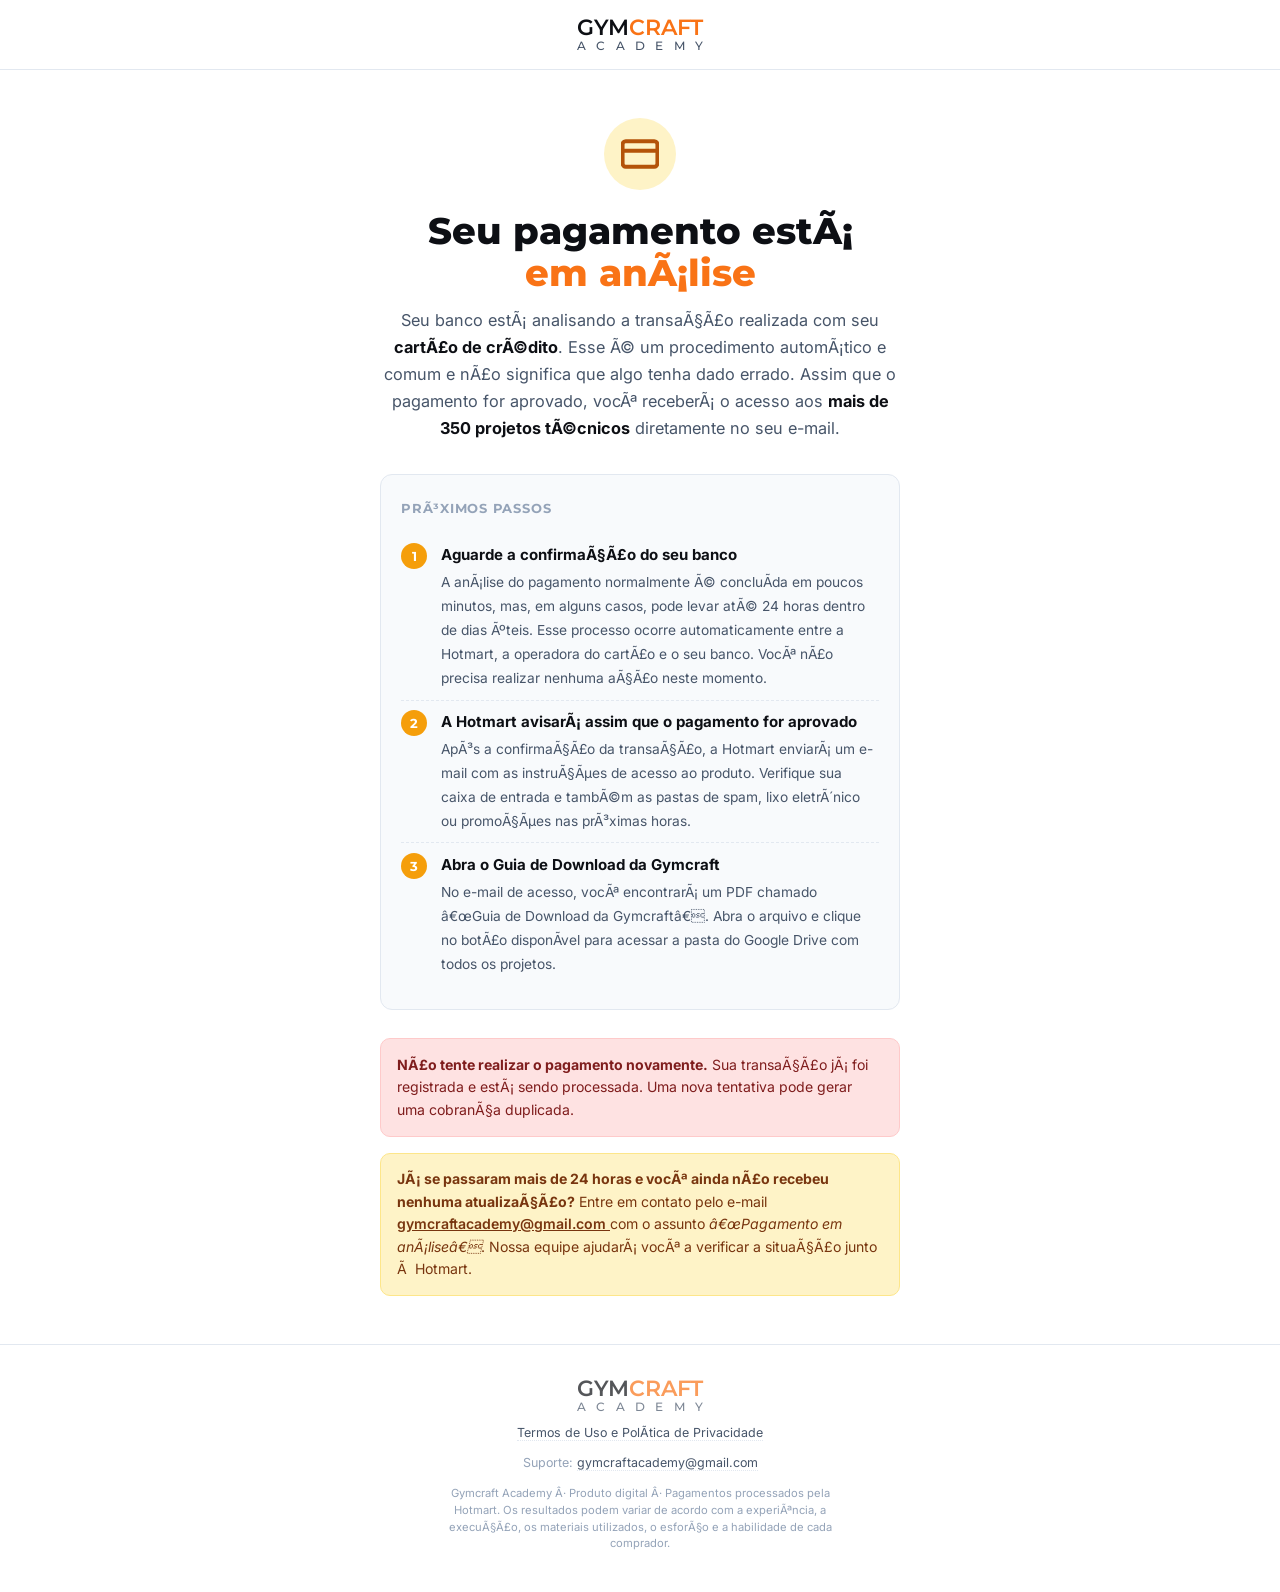
<file: pending-credit.html>
<!DOCTYPE html>
<html lang="pt-BR">

<head>
  <!-- Google tag (gtag.js) -->
  <script async src="https://www.googletagmanager.com/gtag/js?id=G-TRT8PE77RM"></script>
  <script>
    window.dataLayer = window.dataLayer || [];
    function gtag() { dataLayer.push(arguments); }
    gtag('js', new Date());
    gtag('config', 'G-TRT8PE77RM');
  </script>

  <!-- Meta Pixel Code -->
  <script>
    !function (f, b, e, v, n, t, s) {
      if (f.fbq) return; n = f.fbq = function () {
        n.callMethod ?
          n.callMethod.apply(n, arguments) : n.queue.push(arguments)
      }; if (!f._fbq) f._fbq = n;
      n.push = n; n.loaded = !0; n.version = '2.0'; n.queue = []; t = b.createElement(e); t.async = !0;
      t.src = v; s = b.getElementsByTagName(e)[0]; s.parentNode.insertBefore(t, s)
    }
      (window, document, 'script', 'https://connect.facebook.net/en_US/fbevents.js');
    fbq('init', '963412462765148');
    fbq('track', 'PageView');
  </script>
  <noscript><img height="1" width="1" style="display:none"
      src="https://www.facebook.com/tr?id=963412462765148&ev=PageView&noscript=1" /></noscript>
  <!-- End Meta Pixel Code -->

  <meta charset="UTF-8" />
  <meta name="viewport" content="width=device-width, initial-scale=1.0" />
  <meta name="robots" content="noindex, nofollow" />
  <title>Pagamento em análise — Gymcraft Academy</title>
  <link rel="icon" href="favicon.ico" sizes="any" />
  <link rel="icon" type="image/png" sizes="32x32" href="favicon-32.png" />
  <link rel="icon" type="image/png" sizes="192x192" href="favicon-192.png" />
  <link rel="apple-touch-icon" href="favicon-192.png" />
  <link rel="preconnect" href="https://fonts.googleapis.com" />
  <link rel="preconnect" href="https://fonts.gstatic.com" crossorigin />
  <link
    href="https://fonts.googleapis.com/css2?family=Inter:wght@400;500;600;700&family=Montserrat:wght@500;600;700;800&display=swap"
    rel="stylesheet" />
  <link rel="stylesheet" href="css/style.css" />
  <style>
    .pp {
      max-width: 560px;
      margin: 0 auto;
      padding: 3rem 1.25rem;
      text-align: center;
    }

    .pp-icon {
      width: 72px;
      height: 72px;
      border-radius: 50%;
      background: #fef3c7;
      color: #b45309;
      display: inline-flex;
      align-items: center;
      justify-content: center;
      margin-bottom: 1.25rem;
    }

    .pp-icon svg {
      width: 38px;
      height: 38px;
    }

    .pp h1 {
      font-family: 'Montserrat', sans-serif;
      font-weight: 800;
      font-size: clamp(1.7rem, 5vw, 2.3rem);
      line-height: 1.15;
      margin-bottom: 0.8rem;
    }

    .pp h1 em {
      font-style: normal;
      color: var(--orange);
    }

    .pp .lead {
      color: var(--text-soft);
      font-size: 1.02rem;
      line-height: 1.65;
      margin-bottom: 2rem;
    }

    .pp .lead strong {
      color: var(--text);
    }

    .pp-steps {
      background: var(--bg-alt);
      border: 1px solid var(--border);
      border-radius: 12px;
      padding: 1.5rem 1.25rem;
      text-align: left;
      margin-bottom: 1.75rem;
    }

    .pp-steps h3 {
      font-family: 'Montserrat', sans-serif;
      font-size: 0.8rem;
      text-transform: uppercase;
      letter-spacing: 0.06em;
      color: var(--text-mute);
      margin-bottom: 0.9rem;
    }

    .pp-step {
      display: flex;
      gap: 0.85rem;
      align-items: flex-start;
      padding: 0.6rem 0;
      font-size: 0.94rem;
    }

    .pp-step:not(:last-child) {
      border-bottom: 1px dashed var(--border);
    }

    .pp-step .n {
      flex-shrink: 0;
      width: 26px;
      height: 26px;
      border-radius: 50%;
      background: #f59e0b;
      color: var(--white);
      font-family: 'Montserrat', sans-serif;
      font-weight: 700;
      display: inline-flex;
      align-items: center;
      justify-content: center;
      font-size: 0.82rem;
    }

    .pp-step div strong {
      display: block;
      color: var(--text);
      margin-bottom: 0.15rem;
    }

    .pp-step div span {
      color: var(--text-soft);
      font-size: 0.86rem;
    }

    .pp-warn {
      background: #fee2e2;
      border: 1px solid #fecaca;
      border-radius: 10px;
      padding: 0.9rem 1rem;
      font-size: 0.88rem;
      color: #7f1d1d;
      text-align: left;
      margin-bottom: 1rem;
    }

    .pp-warn strong {
      color: #7f1d1d;
    }

    .pp-note {
      background: #fef3c7;
      border: 1px solid #fde68a;
      border-radius: 10px;
      padding: 0.9rem 1rem;
      font-size: 0.88rem;
      color: #78350f;
      text-align: left;
    }

    .pp-note strong {
      color: #78350f;
    }
  </style>
</head>

<body>

  <!-- NAV -->
  <nav>
    <div class="logo">
      <span class="logo-top"><span class="gym">GYM</span><span class="craft">CRAFT</span></span>
      <span class="academy">A C A D E M Y</span>
    </div>
  </nav>

  <section class="pp">
    <div class="pp-icon">
      <!-- Ícone de cartão de crédito -->
      <svg viewBox="0 0 24 24" fill="none" stroke="currentColor" stroke-width="2.5" stroke-linecap="round"
        stroke-linejoin="round">
        <rect x="1" y="4" width="22" height="16" rx="2" ry="2" />
        <line x1="1" y1="10" x2="23" y2="10" />
      </svg>
    </div>

    <h1>Seu pagamento está <br><em>em análise</em></h1>

    <p class="lead">
      Seu banco está analisando a transação realizada com seu
      <strong>cartão de crédito</strong>. Esse é um procedimento automático e comum
      e não significa que algo tenha dado errado.
      Assim que o pagamento for aprovado, você receberá o acesso aos
      <strong>mais de 350 projetos técnicos</strong> diretamente no seu e-mail.
    </p>

    <div class="pp-steps">
      <h3>Próximos passos</h3>

      <div class="pp-step">
        <span class="n">1</span>
        <div>
          <strong>Aguarde a confirmação do seu banco</strong>
          <span>
            A análise do pagamento normalmente é concluída em poucos minutos,
            mas, em alguns casos, pode levar até 24 horas dentro de dias úteis.
            Esse processo ocorre automaticamente entre a Hotmart, a operadora do cartão
            e o seu banco. Você não precisa realizar nenhuma ação neste momento.
          </span>
        </div>
      </div>

      <div class="pp-step">
        <span class="n">2</span>
        <div>
          <strong>A Hotmart avisará assim que o pagamento for aprovado</strong>
          <span>
            Após a confirmação da transação, a Hotmart enviará um e-mail com as instruções
            de acesso ao produto. Verifique sua caixa de entrada e também as pastas de spam,
            lixo eletrônico ou promoções nas próximas horas.
          </span>
        </div>
      </div>

      <div class="pp-step">
        <span class="n">3</span>
        <div>
          <strong>Abra o Guia de Download da Gymcraft</strong>
          <span>
            No e-mail de acesso, você encontrará um PDF chamado
            “Guia de Download da Gymcraft”. Abra o arquivo e clique no botão disponível
            para acessar a pasta do Google Drive com todos os projetos.
          </span>
        </div>
      </div>
    </div>

    <div class="pp-warn">
      <strong>Não tente realizar o pagamento novamente.</strong>
      Sua transação já foi registrada e está sendo processada.
      Uma nova tentativa pode gerar uma cobrança duplicada.
    </div>

    <div class="pp-note">
      <strong>Já se passaram mais de 24 horas e você ainda não recebeu nenhuma atualização?</strong>
      Entre em contato pelo e-mail
      <a href="mailto:gymcraftacademy@gmail.com" style="color:#78350f; font-weight:600;">
        gymcraftacademy@gmail.com
      </a>
      com o assunto <em>“Pagamento em análise”</em>.
      Nossa equipe ajudará você a verificar a situação junto à Hotmart.
    </div>

  </section>

  <footer>
    <div class="foot-logo">
      <div class="logo">
        <span class="logo-top">
          <span class="gym">GYM</span><span class="craft">CRAFT</span>
        </span>
        <span class="academy">A C A D E M Y</span>
      </div>
    </div>

    <div>
      <a href="legal.html">Termos de Uso e Política de Privacidade</a>
    </div>

    <div style="margin-top:0.6rem;">
      Suporte:
      <a href="mailto:gymcraftacademy@gmail.com">
        gymcraftacademy@gmail.com
      </a>
    </div>

    <p class="disclaimer">
      Gymcraft Academy · Produto digital · Pagamentos processados pela Hotmart.
      Os resultados podem variar de acordo com a experiência, a execução,
      os materiais utilizados, o esforço e a habilidade de cada comprador.
    </p>
  </footer>

  <script src="js/tracking-params.js"></script>

</body>

</html>
</file>
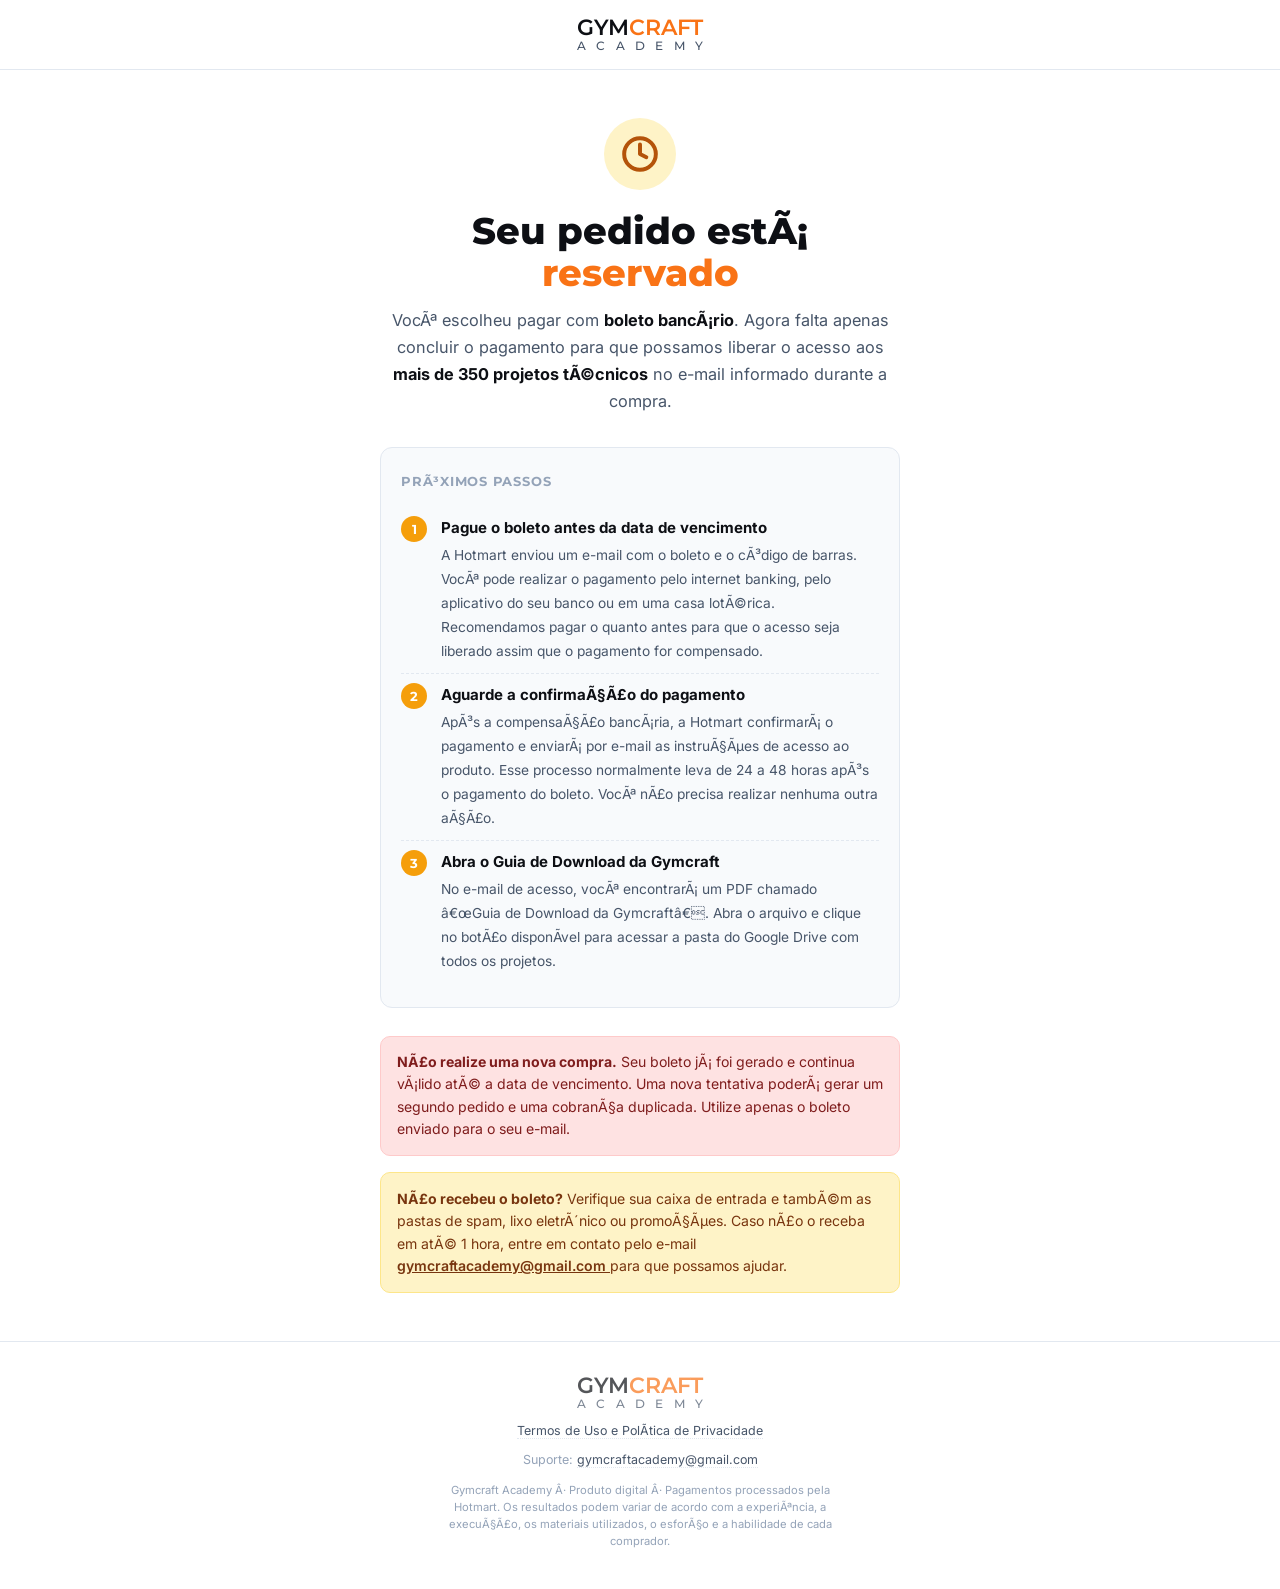
<file: pending-payment.html>
<!DOCTYPE html>
<html lang="pt-BR">

<head>
  <!-- Google tag (gtag.js) -->
  <script async src="https://www.googletagmanager.com/gtag/js?id=G-TRT8PE77RM"></script>
  <script>
    window.dataLayer = window.dataLayer || [];
    function gtag() { dataLayer.push(arguments); }
    gtag('js', new Date());
    gtag('config', 'G-TRT8PE77RM');
  </script>

  <!-- Meta Pixel Code -->
  <script>
    !function (f, b, e, v, n, t, s) {
      if (f.fbq) return; n = f.fbq = function () {
        n.callMethod ?
          n.callMethod.apply(n, arguments) : n.queue.push(arguments)
      }; if (!f._fbq) f._fbq = n;
      n.push = n; n.loaded = !0; n.version = '2.0'; n.queue = []; t = b.createElement(e); t.async = !0;
      t.src = v; s = b.getElementsByTagName(e)[0]; s.parentNode.insertBefore(t, s)
    }
      (window, document, 'script', 'https://connect.facebook.net/en_US/fbevents.js');
    fbq('init', '963412462765148');
    fbq('track', 'PageView');
  </script>
  <noscript><img height="1" width="1" style="display:none"
      src="https://www.facebook.com/tr?id=963412462765148&ev=PageView&noscript=1" /></noscript>
  <!-- End Meta Pixel Code -->

  <meta charset="UTF-8" />
  <meta name="viewport" content="width=device-width, initial-scale=1.0" />
  <meta name="robots" content="noindex, nofollow" />
  <title>Pagamento pendente — Gymcraft Academy</title>
  <link rel="icon" href="favicon.ico" sizes="any" />
  <link rel="icon" type="image/png" sizes="32x32" href="favicon-32.png" />
  <link rel="icon" type="image/png" sizes="192x192" href="favicon-192.png" />
  <link rel="apple-touch-icon" href="favicon-192.png" />
  <link rel="preconnect" href="https://fonts.googleapis.com" />
  <link rel="preconnect" href="https://fonts.gstatic.com" crossorigin />
  <link
    href="https://fonts.googleapis.com/css2?family=Inter:wght@400;500;600;700&family=Montserrat:wght@500;600;700;800&display=swap"
    rel="stylesheet" />
  <link rel="stylesheet" href="css/style.css" />
  <style>
    .pp {
      max-width: 560px;
      margin: 0 auto;
      padding: 3rem 1.25rem;
      text-align: center;
    }

    .pp-icon {
      width: 72px;
      height: 72px;
      border-radius: 50%;
      background: #fef3c7;
      color: #b45309;
      display: inline-flex;
      align-items: center;
      justify-content: center;
      margin-bottom: 1.25rem;
    }

    .pp-icon svg {
      width: 38px;
      height: 38px;
    }

    .pp h1 {
      font-family: 'Montserrat', sans-serif;
      font-weight: 800;
      font-size: clamp(1.7rem, 5vw, 2.3rem);
      line-height: 1.15;
      margin-bottom: 0.8rem;
    }

    .pp h1 em {
      font-style: normal;
      color: var(--orange);
    }

    .pp .lead {
      color: var(--text-soft);
      font-size: 1.02rem;
      line-height: 1.65;
      margin-bottom: 2rem;
    }

    .pp .lead strong {
      color: var(--text);
    }

    .pp-steps {
      background: var(--bg-alt);
      border: 1px solid var(--border);
      border-radius: 12px;
      padding: 1.5rem 1.25rem;
      text-align: left;
      margin-bottom: 1.75rem;
    }

    .pp-steps h3 {
      font-family: 'Montserrat', sans-serif;
      font-size: 0.8rem;
      text-transform: uppercase;
      letter-spacing: 0.06em;
      color: var(--text-mute);
      margin-bottom: 0.9rem;
    }

    .pp-step {
      display: flex;
      gap: 0.85rem;
      align-items: flex-start;
      padding: 0.6rem 0;
      font-size: 0.94rem;
    }

    .pp-step:not(:last-child) {
      border-bottom: 1px dashed var(--border);
    }

    .pp-step .n {
      flex-shrink: 0;
      width: 26px;
      height: 26px;
      border-radius: 50%;
      background: #f59e0b;
      color: var(--white);
      font-family: 'Montserrat', sans-serif;
      font-weight: 700;
      display: inline-flex;
      align-items: center;
      justify-content: center;
      font-size: 0.82rem;
    }

    .pp-step div strong {
      display: block;
      color: var(--text);
      margin-bottom: 0.15rem;
    }

    .pp-step div span {
      color: var(--text-soft);
      font-size: 0.86rem;
    }

    .pp-warn {
      background: #fee2e2;
      border: 1px solid #fecaca;
      border-radius: 10px;
      padding: 0.9rem 1rem;
      font-size: 0.88rem;
      color: #7f1d1d;
      text-align: left;
      margin-bottom: 1rem;
    }

    .pp-warn strong {
      color: #7f1d1d;
    }

    .pp-note {
      background: #fef3c7;
      border: 1px solid #fde68a;
      border-radius: 10px;
      padding: 0.9rem 1rem;
      font-size: 0.88rem;
      color: #78350f;
      text-align: left;
    }

    .pp-note strong {
      color: #78350f;
    }
  </style>
</head>

<body>

  <!-- NAV -->
  <nav>
    <div class="logo">
      <span class="logo-top"><span class="gym">GYM</span><span class="craft">CRAFT</span></span>
      <span class="academy">A C A D E M Y</span>
    </div>
  </nav>

  <section class="pp">
    <div class="pp-icon">
      <svg viewBox="0 0 24 24" fill="none" stroke="currentColor" stroke-width="2.5" stroke-linecap="round"
        stroke-linejoin="round">
        <circle cx="12" cy="12" r="10" />
        <polyline points="12 6 12 12 16 14" />
      </svg>
    </div>

    <h1>Seu pedido está <br><em>reservado</em></h1>

    <p class="lead">
      Você escolheu pagar com <strong>boleto bancário</strong>. Agora falta apenas concluir o pagamento
      para que possamos liberar o acesso aos <strong>mais de 350 projetos técnicos</strong>
      no e-mail informado durante a compra.
    </p>

    <div class="pp-steps">
      <h3>Próximos passos</h3>

      <div class="pp-step">
        <span class="n">1</span>
        <div>
          <strong>Pague o boleto antes da data de vencimento</strong>
          <span>
            A Hotmart enviou um e-mail com o boleto e o código de barras.
            Você pode realizar o pagamento pelo internet banking, pelo aplicativo do seu banco
            ou em uma casa lotérica. Recomendamos pagar o quanto antes para que o acesso seja
            liberado assim que o pagamento for compensado.
          </span>
        </div>
      </div>

      <div class="pp-step">
        <span class="n">2</span>
        <div>
          <strong>Aguarde a confirmação do pagamento</strong>
          <span>
            Após a compensação bancária, a Hotmart confirmará o pagamento e enviará por e-mail
            as instruções de acesso ao produto. Esse processo normalmente leva de 24 a 48 horas
            após o pagamento do boleto. Você não precisa realizar nenhuma outra ação.
          </span>
        </div>
      </div>

      <div class="pp-step">
        <span class="n">3</span>
        <div>
          <strong>Abra o Guia de Download da Gymcraft</strong>
          <span>
            No e-mail de acesso, você encontrará um PDF chamado
            “Guia de Download da Gymcraft”. Abra o arquivo e clique no botão disponível
            para acessar a pasta do Google Drive com todos os projetos.
          </span>
        </div>
      </div>
    </div>

    <div class="pp-warn">
      <strong>Não realize uma nova compra.</strong>
      Seu boleto já foi gerado e continua válido até a data de vencimento.
      Uma nova tentativa poderá gerar um segundo pedido e uma cobrança duplicada.
      Utilize apenas o boleto enviado para o seu e-mail.
    </div>

    <div class="pp-note">
      <strong>Não recebeu o boleto?</strong>
      Verifique sua caixa de entrada e também as pastas de spam, lixo eletrônico ou promoções.
      Caso não o receba em até 1 hora, entre em contato pelo e-mail
      <a href="mailto:gymcraftacademy@gmail.com" style="color:#78350f; font-weight:600;">
        gymcraftacademy@gmail.com
      </a>
      para que possamos ajudar.
    </div>

  </section>

  <footer>
    <div class="foot-logo">
      <div class="logo">
        <span class="logo-top">
          <span class="gym">GYM</span><span class="craft">CRAFT</span>
        </span>
        <span class="academy">A C A D E M Y</span>
      </div>
    </div>

    <div>
      <a href="legal.html">Termos de Uso e Política de Privacidade</a>
    </div>

    <div style="margin-top:0.6rem;">
      Suporte:
      <a href="mailto:gymcraftacademy@gmail.com">
        gymcraftacademy@gmail.com
      </a>
    </div>

    <p class="disclaimer">
      Gymcraft Academy · Produto digital · Pagamentos processados pela Hotmart.
      Os resultados podem variar de acordo com a experiência, a execução,
      os materiais utilizados, o esforço e a habilidade de cada comprador.
    </p>
  </footer>

  <script src="js/tracking-params.js"></script>

</body>

</html>
</file>
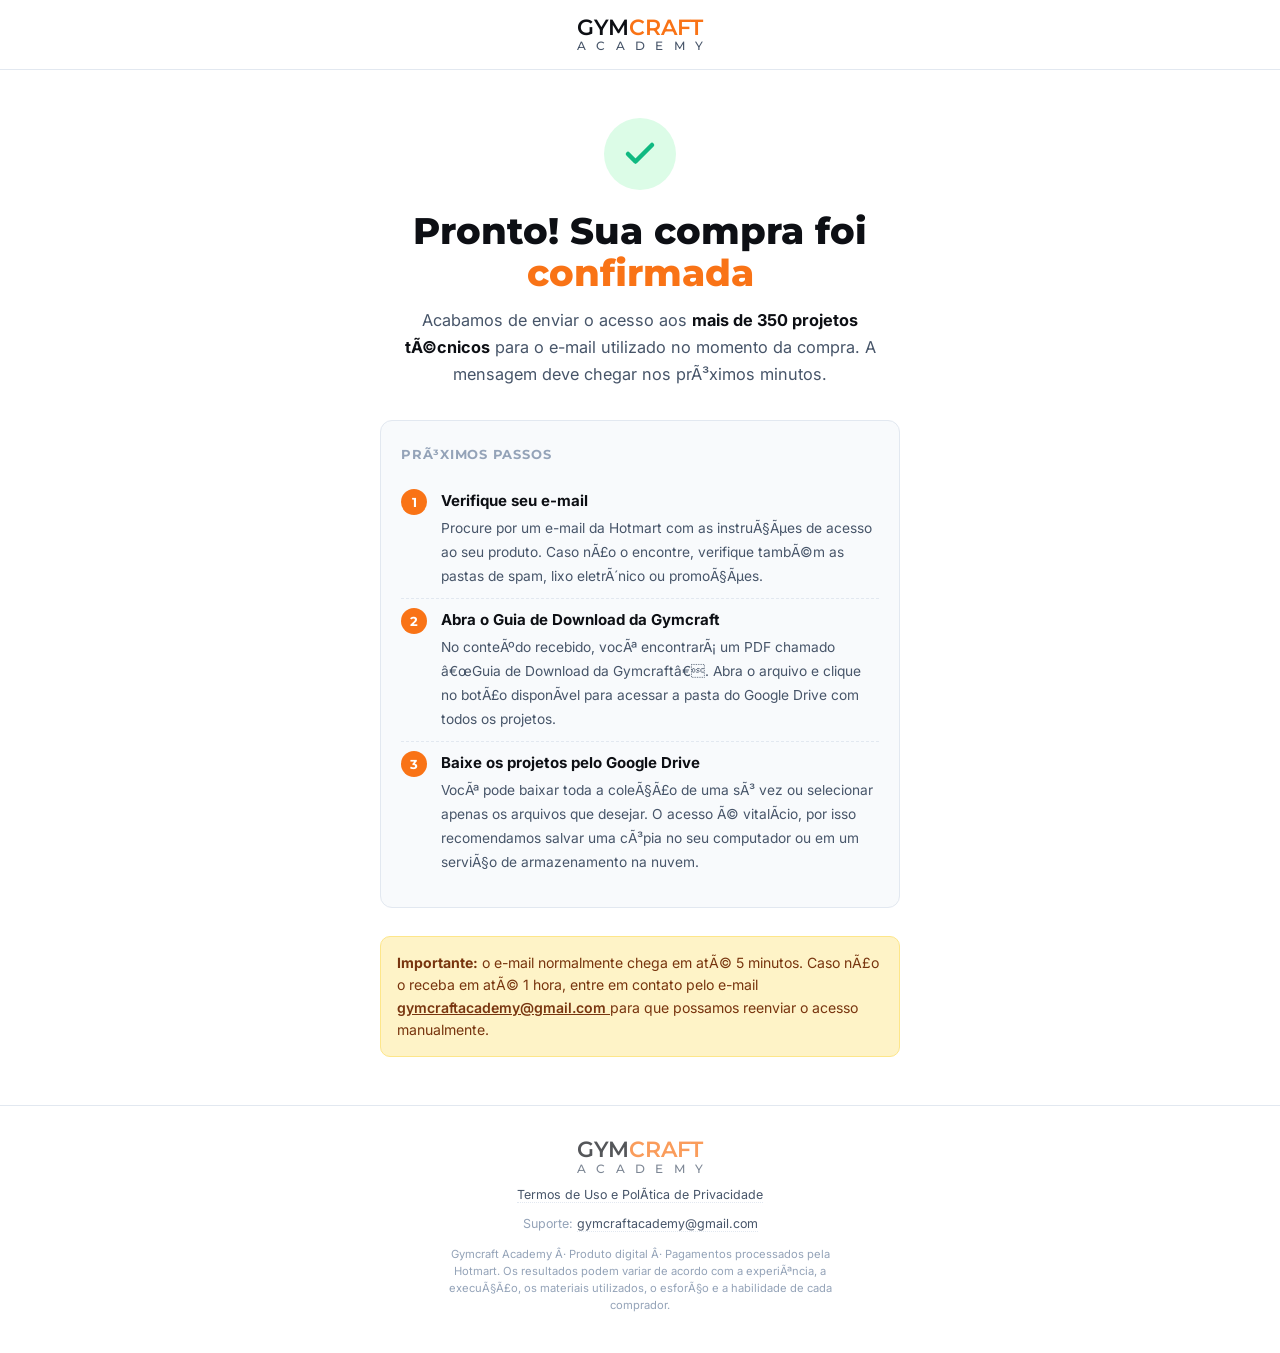
<file: thank-you.html>
<!DOCTYPE html>
<html lang="pt-BR">

<head>
  <!-- Google tag (gtag.js) -->
  <script async src="https://www.googletagmanager.com/gtag/js?id=G-TRT8PE77RM"></script>
  <script>
    window.dataLayer = window.dataLayer || [];
    function gtag() { dataLayer.push(arguments); }
    gtag('js', new Date());
    gtag('config', 'G-TRT8PE77RM');
  </script>

  <!-- Meta Pixel Code -->
  <script>
    !function (f, b, e, v, n, t, s) {
      if (f.fbq) return; n = f.fbq = function () {
        n.callMethod ?
        n.callMethod.apply(n, arguments) : n.queue.push(arguments)
      }; if (!f._fbq) f._fbq = n;
      n.push = n; n.loaded = !0; n.version = '2.0'; n.queue = []; t = b.createElement(e); t.async = !0;
      t.src = v; s = b.getElementsByTagName(e)[0]; s.parentNode.insertBefore(t, s)
    }
      (window, document, 'script', 'https://connect.facebook.net/en_US/fbevents.js');
    fbq('init', '963412462765148');
    fbq('track', 'PageView');
    fbq('track', 'Purchase', { value: 29.90, currency: 'BRL' });
  </script>
  <noscript><img height="1" width="1" style="display:none"
      src="https://www.facebook.com/tr?id=963412462765148&ev=PageView&noscript=1" /></noscript>
  <!-- End Meta Pixel Code -->

  <meta charset="UTF-8" />
  <meta name="viewport" content="width=device-width, initial-scale=1.0" />
  <meta name="robots" content="noindex, nofollow" />
  <title>Compra confirmada! — Gymcraft Academy</title>
  <link rel="icon" href="favicon.ico" sizes="any" />
  <link rel="icon" type="image/png" sizes="32x32" href="favicon-32.png" />
  <link rel="icon" type="image/png" sizes="192x192" href="favicon-192.png" />
  <link rel="apple-touch-icon" href="favicon-192.png" />
  <link rel="preconnect" href="https://fonts.googleapis.com" />
  <link rel="preconnect" href="https://fonts.gstatic.com" crossorigin />
  <link
    href="https://fonts.googleapis.com/css2?family=Inter:wght@400;500;600;700&family=Montserrat:wght@500;600;700;800&display=swap"
    rel="stylesheet" />
  <link rel="stylesheet" href="css/style.css" />
  <style>
    .ty {
      max-width: 560px;
      margin: 0 auto;
      padding: 3rem 1.25rem;
      text-align: center;
    }

    .ty-check {
      width: 72px;
      height: 72px;
      border-radius: 50%;
      background: #dcfce7;
      color: var(--green);
      display: inline-flex;
      align-items: center;
      justify-content: center;
      margin-bottom: 1.25rem;
    }

    .ty-check svg {
      width: 36px;
      height: 36px;
    }

    .ty h1 {
      font-family: 'Montserrat', sans-serif;
      font-weight: 800;
      font-size: clamp(1.7rem, 5vw, 2.3rem);
      line-height: 1.15;
      margin-bottom: 0.8rem;
    }

    .ty h1 em {
      font-style: normal;
      color: var(--orange);
    }

    .ty .lead {
      color: var(--text-soft);
      font-size: 1.02rem;
      line-height: 1.65;
      margin-bottom: 2rem;
    }

    .ty .lead strong {
      color: var(--text);
    }

    .ty-steps {
      background: var(--bg-alt);
      border: 1px solid var(--border);
      border-radius: 12px;
      padding: 1.5rem 1.25rem;
      text-align: left;
      margin-bottom: 1.75rem;
    }

    .ty-steps h3 {
      font-family: 'Montserrat', sans-serif;
      font-size: 0.8rem;
      text-transform: uppercase;
      letter-spacing: 0.06em;
      color: var(--text-mute);
      margin-bottom: 0.9rem;
    }

    .ty-step {
      display: flex;
      gap: 0.85rem;
      align-items: flex-start;
      padding: 0.6rem 0;
      font-size: 0.94rem;
    }

    .ty-step:not(:last-child) {
      border-bottom: 1px dashed var(--border);
    }

    .ty-step .n {
      flex-shrink: 0;
      width: 26px;
      height: 26px;
      border-radius: 50%;
      background: var(--orange);
      color: var(--white);
      font-family: 'Montserrat', sans-serif;
      font-weight: 700;
      display: inline-flex;
      align-items: center;
      justify-content: center;
      font-size: 0.82rem;
    }

    .ty-step div strong {
      display: block;
      color: var(--text);
      margin-bottom: 0.15rem;
    }

    .ty-step div span {
      color: var(--text-soft);
      font-size: 0.86rem;
    }

    .ty-note {
      background: #fef3c7;
      border: 1px solid #fde68a;
      border-radius: 10px;
      padding: 0.9rem 1rem;
      font-size: 0.88rem;
      color: #78350f;
      text-align: left;
    }

    .ty-note strong {
      color: #78350f;
    }
  </style>
</head>

<body>

  <!-- NAV -->
  <nav>
    <div class="logo">
      <span class="logo-top"><span class="gym">GYM</span><span class="craft">CRAFT</span></span>
      <span class="academy">A C A D E M Y</span>
    </div>
  </nav>

  <section class="ty">
    <div class="ty-check">
      <svg viewBox="0 0 24 24" fill="none" stroke="currentColor" stroke-width="3" stroke-linecap="round"
        stroke-linejoin="round">
        <polyline points="20 6 9 17 4 12" />
      </svg>
    </div>

    <h1>Pronto! Sua compra foi <em>confirmada</em></h1>

    <p class="lead">
      Acabamos de enviar o acesso aos <strong>mais de 350 projetos técnicos</strong>
      para o e-mail utilizado no momento da compra.
      A mensagem deve chegar nos próximos minutos.
    </p>

    <div class="ty-steps">
      <h3>Próximos passos</h3>

      <div class="ty-step">
        <span class="n">1</span>
        <div>
          <strong>Verifique seu e-mail</strong>
          <span>
            Procure por um e-mail da Hotmart com as instruções de acesso ao seu produto.
            Caso não o encontre, verifique também as pastas de spam, lixo eletrônico ou promoções.
          </span>
        </div>
      </div>

      <div class="ty-step">
        <span class="n">2</span>
        <div>
          <strong>Abra o Guia de Download da Gymcraft</strong>
          <span>
            No conteúdo recebido, você encontrará um PDF chamado
            “Guia de Download da Gymcraft”. Abra o arquivo e clique no botão disponível
            para acessar a pasta do Google Drive com todos os projetos.
          </span>
        </div>
      </div>

      <div class="ty-step">
        <span class="n">3</span>
        <div>
          <strong>Baixe os projetos pelo Google Drive</strong>
          <span>
            Você pode baixar toda a coleção de uma só vez ou selecionar apenas os arquivos
            que desejar. O acesso é vitalício, por isso recomendamos salvar uma cópia
            no seu computador ou em um serviço de armazenamento na nuvem.
          </span>
        </div>
      </div>
    </div>

    <div class="ty-note">
      <strong>Importante:</strong>
      o e-mail normalmente chega em até 5 minutos. Caso não o receba em até 1 hora,
      entre em contato pelo e-mail
      <a href="mailto:gymcraftacademy@gmail.com" style="color:#78350f; font-weight:600;">
        gymcraftacademy@gmail.com
      </a>
      para que possamos reenviar o acesso manualmente.
    </div>

  </section>

  <footer>
    <div class="foot-logo">
      <div class="logo">
        <span class="logo-top">
          <span class="gym">GYM</span><span class="craft">CRAFT</span>
        </span>
        <span class="academy">A C A D E M Y</span>
      </div>
    </div>

    <div>
      <a href="legal.html">Termos de Uso e Política de Privacidade</a>
    </div>

    <div style="margin-top:0.6rem;">
      Suporte:
      <a href="mailto:gymcraftacademy@gmail.com">
        gymcraftacademy@gmail.com
      </a>
    </div>

    <p class="disclaimer">
      Gymcraft Academy · Produto digital · Pagamentos processados pela Hotmart.
      Os resultados podem variar de acordo com a experiência, a execução,
      os materiais utilizados, o esforço e a habilidade de cada comprador.
    </p>
  </footer>

  <script src="js/tracking-params.js"></script>

</body>

</html>
</file>
<file: css/style.css>
*,
*::before,
*::after {
  box-sizing: border-box;
  margin: 0;
  padding: 0;
}

:root {
  --bg: #ffffff;
  --bg-alt: #f8fafc;
  --bg-dark: #0f1523;
  --dark: #1a2235;
  --text: #0d0f14;
  --text-soft: #475569;
  --text-mute: #94a3b8;
  --border: #e2e8f0;
  --orange: #f97316;
  --orange-dk: #ea580c;
  --amber: #f59e0b;
  --green: #10b981;
  --red: #ef4444;
  --white: #ffffff;
  --shadow-sm: 0 2px 8px rgba(15, 21, 35, 0.06);
  --shadow-md: 0 4px 18px rgba(83, 94, 118, 0.08);
  --shadow-cta: 0 4px 18px rgba(249, 115, 22, 0.35);
}

html {
  scroll-behavior: smooth;
}

body {
  font-family: 'Inter', system-ui, -apple-system, sans-serif;
  background: var(--bg);
  color: var(--text);
  line-height: 1.6;
  -webkit-font-smoothing: antialiased;
}

img {
  max-width: 100%;
  display: block;
}

.container {
  max-width: 720px;
  margin: 0 auto;
  padding: 0 1.25rem;
}

/* ═══ ANUNCIO ═══ */
.announcement {
  background: var(--dark);
  color: var(--white);
  text-align: center;
  padding: 0.6rem 1rem;
  font-size: 0.82rem;
  letter-spacing: 0.02em;
  position: sticky;
  top: 0;
  z-index: 50;
}

.announcement strong {
  color: var(--amber);
  font-weight: 700;
}

.announcement #timer-top {
  font-family: 'Montserrat', sans-serif;
  font-weight: 700;
}

.announcement .bolt {
  color: var(--amber);
  font-size: 1rem;
  line-height: 1;
}

.announcement .ann-line {
  display: flex;
  align-items: center;
  justify-content: center;
  gap: 0.5rem;
}

.announcement .ann-sub {
  margin-top: 0.25rem;
  font-size: 0.72rem;
  color: #cbd5e1;
  letter-spacing: 0;
}

/* ═══ NAV ═══ */
nav {
  display: flex;
  align-items: center;
  justify-content: center;
  padding: 1rem 1.25rem;
  border-bottom: 1px solid var(--border);
  background: var(--white);
}

.logo {
  font-family: 'Montserrat', sans-serif;
  display: inline-grid;
  grid-template-columns: max-content;
  line-height: 1;
}

.logo-top {
  font-size: 1.4rem;
  letter-spacing: -0.01em;
  white-space: nowrap;
}

.logo .gym {
  font-weight: 600;
  color: var(--text);
}

.logo .craft {
  font-weight: 600;
  color: var(--orange);
}

.logo .academy {
  font-weight: 500;
  font-size: 0.72rem;
  color: var(--text-soft);
  text-transform: uppercase;
  text-align: justify;
  text-align-last: justify;
  margin-top: 0.18rem;
  letter-spacing: 0;
}

/* ═══ HERO ═══ */
.hero {
  padding: 2rem 1.1rem 2rem;
  text-align: center;
}

.badge {
  display: inline-block;
  background: #fff7ed;
  color: var(--orange);
  border: 1px solid #fed7aa;
  border-radius: 999px;
  font-size: 0.72rem;
  font-weight: 700;
  padding: 0.3rem 0.85rem;
  letter-spacing: 0.05em;
  text-transform: uppercase;
  margin-bottom: 1.15rem;
}

.hero h1 {
  font-family: 'Montserrat', sans-serif;
  font-weight: 800;
  font-size: clamp(1.45rem, 5.2vw, 2.6rem);
  line-height: 1.15;
  letter-spacing: -0.01em;
  margin-bottom: 1rem;
}

.hero h1 em {
  font-style: normal;
  color: var(--orange);
}

.hero h1 .strike {
  text-decoration: line-through;
  color: var(--text-mute);
  font-weight: 600;
}

.hero .lead {
  font-size: clamp(0.82rem, 3vw, 1rem);
  color: var(--text-soft);
  line-height: 1.55;
  max-width: 520px;
  margin: 0 auto 1.75rem;
}

.hero .lead strong {
  color: var(--text);
}

.cta-wrap {
  display: flex;
  flex-direction: column;
  align-items: center;
  gap: 0.55rem;
}

.btn-primary {
  display: inline-flex;
  align-items: center;
  justify-content: center;
  gap: 0.5rem;
  background: var(--orange);
  color: var(--white);
  font-family: 'Montserrat', sans-serif;
  font-weight: 700;
  font-size: 1rem;
  padding: 1rem 2rem;
  border-radius: 10px;
  text-decoration: none;
  letter-spacing: 0.02em;
  box-shadow: var(--shadow-cta);
  transition: transform 0.15s, box-shadow 0.15s, background 0.15s;
  border: none;
  cursor: pointer;
  width: 100%;
  max-width: 360px;
  text-transform: uppercase;
}

.btn-primary:hover {
  transform: translateY(-2px);
  background: var(--orange-dk);
  box-shadow: 0 6px 24px rgba(249, 115, 22, 0.45);
}

.btn-primary.big {
  padding: 1.15rem 2rem;
  font-size: 1.05rem;
}

.cta-sub {
  font-size: 0.78rem;
  color: var(--text-mute);
}

.cta-sub strong {
  color: var(--amber);
  font-weight: 700;
}

.trust-row {
  display: flex;
  justify-content: center;
  align-items: center;
  gap: 1rem;
  flex-wrap: wrap;
  font-size: 0.76rem;
  color: var(--text-soft);
  margin-top: 1rem;
}

.trust-row span {
  display: inline-flex;
  align-items: center;
  gap: 0.35rem;
}

.trust-row svg {
  width: 14px;
  height: 14px;
  color: var(--green);
}

/* Live viewers pill (debajo del CTA hero) */
.live-pill {
  margin-top: 0.9rem;
  display: inline-flex;
  align-items: center;
  gap: 0.45rem;
  font-size: 0.78rem;
  color: var(--text-soft);
  background: var(--bg-alt);
  border: 1px solid var(--border);
  border-radius: 999px;
  padding: 0.35rem 0.8rem;
}

.live-pill .dot {
  width: 8px;
  height: 8px;
  border-radius: 50%;
  background: var(--green);
  box-shadow: 0 0 0 0 rgba(16, 185, 129, 0.7);
  animation: livepulse 1.8s infinite;
}

@keyframes livepulse {
  0% {
    box-shadow: 0 0 0 0 rgba(16, 185, 129, 0.6);
  }

  70% {
    box-shadow: 0 0 0 8px rgba(16, 185, 129, 0);
  }

  100% {
    box-shadow: 0 0 0 0 rgba(16, 185, 129, 0);
  }
}

/* ═══ PROOF STRIP ═══ */
.proof-strip {
  background: var(--bg-alt);
  border-top: 1px solid var(--border);
  border-bottom: 1px solid var(--border);
  padding: 1.1rem 1.25rem;
  display: flex;
  justify-content: center;
  gap: 1.5rem;
  flex-wrap: wrap;
}

.proof-item {
  text-align: center;
  font-size: 0.78rem;
  color: var(--text-soft);
}

.proof-item strong {
  display: block;
  font-family: 'Montserrat', sans-serif;
  font-size: 1.35rem;
  font-weight: 800;
  color: var(--text);
  margin-bottom: 0.1rem;
  line-height: 1;
}

.proof-item--wide strong {
  font-size: 1.05rem;
  white-space: nowrap;
}

/* ═══ PRICE ANCHOR (una sola venta) ═══ */
.anchor {
  padding: 2rem 1.25rem 1rem;
  background: var(--white);
}

@media (min-width: 900px) {
  .anchor {
    padding: 3rem 1.25rem;
  }
}

.section-title {
  font-family: 'Montserrat', sans-serif;
  font-weight: 800;
  font-size: clamp(1.3rem, 4.2vw, 1.9rem);
  line-height: 1.25;
  text-align: center;
  margin-bottom: 0.6rem;
  letter-spacing: -0.01em;
}

.section-title em {
  font-style: normal;
  color: var(--orange);
}

.section-title .dots-accent {
  color: var(--orange);
}

@media (min-width: 720px) {
  .br-mobile {
    display: none;
  }
}

.cta-desktop-only {
  display: none;
}

@media (min-width: 900px) {
  .cta-desktop-only {
    display: flex;
  }
}

.section-sub {
  text-align: center;
  color: var(--text-soft);
  font-size: 0.98rem;
  max-width: 520px;
  margin: 0 auto 2rem;
}

.anchor-grid {
  display: grid;
  grid-template-columns: 1fr;
  gap: 0.9rem;
  max-width: 560px;
  margin: 0 auto;
}

.anchor-card {
  background: var(--bg-alt);
  border: 1px solid var(--border);
  border-radius: 12px;
  padding: 1.1rem 1.15rem;
  display: flex;
  align-items: center;
  justify-content: space-between;
  gap: 1rem;
}

.anchor-card .machine {
  font-weight: 600;
  color: var(--text);
  font-size: 0.95rem;
}

.anchor-card .machine small {
  display: block;
  color: var(--text-mute);
  font-weight: 400;
  font-size: 0.78rem;
  margin-top: 0.15rem;
}

.anchor-card .price {
  font-family: 'Montserrat', sans-serif;
  font-weight: 800;
  font-size: 1.2rem;
  color: var(--text);
  white-space: nowrap;
}

.anchor-card .price small {
  display: block;
  font-size: 0.7rem;
  font-weight: 500;
  color: var(--text-mute);
  text-align: right;
}

.anchor-punch {
  margin-top: 1.5rem;
  background: var(--bg-dark);
  color: var(--white);
  border-radius: 14px;
  padding: 1.5rem 1.25rem;
  text-align: center;
  max-width: 560px;
  margin-left: auto;
  margin-right: auto;
}

.anchor-punch .line1 {
  font-size: 0.85rem;
  color: #cbd5e1;
  margin-bottom: 0.3rem;
}

.anchor-punch .line2 {
  font-family: 'Montserrat', sans-serif;
  font-weight: 800;
  /* Reduje de 1.3rem a 1rem (mínimo), 4.5vw a 3vw (ideal), y 1.7rem a 1.3rem (máximo) */
  font-size: clamp(1rem, 3vw, 1.3rem);
  line-height: 1.25;
}

.anchor-punch .line2 em {
  font-style: normal;
  color: var(--amber);
}

/* ═══ PAIN BLOCK ═══ */
.pain {
  padding: 2.75rem 1.25rem;
  background: var(--bg-alt);
  border-top: 1px solid var(--border);
  border-bottom: 1px solid var(--border);
}

.pain-list {
  max-width: 560px;
  margin: 0 auto;
  display: grid;
  gap: 0.75rem;
}

.pain-item {
  background: var(--white);
  border: 1px solid var(--border);
  border-radius: 10px;
  padding: 0.9rem 1rem;
  display: flex;
  gap: 0.75rem;
  align-items: flex-start;
  font-size: 0.95rem;
  color: var(--text);
}

.pain-item .x {
  flex-shrink: 0;
  width: 22px;
  height: 22px;
  background: #fee2e2;
  color: var(--red);
  border-radius: 50%;
  display: inline-flex;
  align-items: center;
  justify-content: center;
  font-weight: 700;
  font-size: 0.85rem;
}

/* ═══ INCLUYE (categorías) ═══ */
.includes {
  padding: 3rem 1.25rem 1rem;
}

@media (min-width: 900px) {
  .includes {
    padding: 3rem 1.25rem;
  }
}

.cat-grid {
  display: grid;
  grid-template-columns: 1fr;
  gap: 0.7rem;
  max-width: 560px;
  margin: 0 auto;
}

.cat-item {
  background: var(--white);
  border: 1px solid var(--border);
  border-radius: 10px;
  padding: 0.9rem 1rem;
  display: flex;
  align-items: flex-start;
  gap: 0.75rem;
  font-size: 0.95rem;
}

.cat-item .chk {
  flex-shrink: 0;
  width: 22px;
  height: 22px;
  background: #dcfce7;
  color: var(--green);
  border-radius: 50%;
  display: inline-flex;
  align-items: center;
  justify-content: center;
  font-weight: 700;
  font-size: 0.85rem;
}

.cat-item strong {
  display: block;
  color: var(--text);
}

.cat-item span {
  color: var(--text-soft);
  font-size: 0.85rem;
}

/* ═══ MUESTRAS ═══ */
.samples {
  padding: 3rem 1.25rem;
  background: var(--bg-alt);
  border-top: 1px solid var(--border);
  border-bottom: 1px solid var(--border);
}

.sample-grid {
  display: grid;
  grid-template-columns: 1fr;
  gap: 1rem;
  max-width: 560px;
  margin: 0 auto;
}

.sample {
  position: relative;
  background: var(--white);
  border: 1px solid var(--border);
  border-radius: 12px;
  overflow: hidden;
  box-shadow: var(--shadow-sm);
}

.sample-img-wrap {
  position: relative;
  background: var(--white);
  padding-bottom: 70%;
  overflow: hidden;
}

.sample-img-wrap img.plan {
  position: absolute;
  inset: 0;
  width: 100%;
  height: 100%;
  object-fit: contain;
  padding: 0.5rem;
}

.sample-img-wrap .watermark {
  position: absolute;
  top: 50%;
  left: 50%;
  width: 55%;
  opacity: 0.12;
  transform: translate(-50%, -50%) rotate(-18deg);
  pointer-events: none;
  mix-blend-mode: multiply;
}

.sample-label {
  padding: 0.75rem 1rem;
  border-top: 1px solid var(--border);
  display: flex;
  align-items: baseline;
  justify-content: space-between;
  gap: 0.5rem;
}

.sample-label strong {
  font-family: 'Montserrat', sans-serif;
  font-size: 0.9rem;
  color: var(--text);
}

.sample-label span {
  font-size: 0.75rem;
  color: var(--text-mute);
  white-space: nowrap;
  flex-shrink: 0;
}

.sample-count {
  text-align: center;
  margin-top: 1.25rem;
  font-size: clamp(0.68rem, 2.6vw, 0.82rem);
  color: var(--text-soft);
  white-space: nowrap;
}

.sample-count strong {
  color: var(--orange);
  font-weight: 700;
}

/* ═══ CASOS DE ÉXITO ═══ */
.cases {
  padding: 2rem 1.25rem 3rem;
}

@media (min-width: 900px) {
  .cases {
    padding: 3rem 1.25rem;
  }
}

.case-grid {
  display: grid;
  grid-template-columns: 1fr;
  gap: 0.85rem;
  max-width: 560px;
  margin: 0 auto;
}

.case {
  background: var(--white);
  border: 1px solid var(--border);
  border-radius: 12px;
  padding: 1.1rem 1.15rem;
  box-shadow: var(--shadow-sm);
}

.case-head {
  display: flex;
  align-items: center;
  gap: 0.75rem;
  margin-bottom: 0.7rem;
}

.case-avatar {
  width: 44px;
  height: 44px;
  border-radius: 50%;
  background: linear-gradient(135deg, #fed7aa, #f97316);
  color: var(--white);
  display: inline-flex;
  align-items: center;
  justify-content: center;
  flex-shrink: 0;
  position: relative;
}

.case-avatar svg {
  width: 24px;
  height: 24px;
}

.case-avatar .verified {
  position: absolute;
  bottom: -2px;
  right: -2px;
  width: 16px;
  height: 16px;
  background: var(--green);
  border: 2px solid var(--white);
  border-radius: 50%;
  display: inline-flex;
  align-items: center;
  justify-content: center;
}

.case-avatar .verified svg {
  width: 8px;
  height: 8px;
  color: var(--white);
}

.case-meta .date {
  color: var(--text-mute);
  font-size: 0.72rem;
  margin-top: 0.1rem;
  display: block;
}

.case-meta {
  line-height: 1.3;
}

.case-meta strong {
  display: block;
  color: var(--text);
  font-size: 0.9rem;
}

.case-meta span {
  color: var(--text-mute);
  font-size: 0.78rem;
}

.case-stars {
  color: var(--amber);
  font-size: 0.85rem;
  margin-bottom: 0.5rem;
}

.case-body {
  font-size: 0.92rem;
  color: var(--text);
  line-height: 1.55;
}

.case-body strong {
  background: #fef3c7;
  padding: 0 0.2rem;
}

/* ═══ STACK ═══ */
.stack {
  padding: 3rem 1.25rem;
  background: var(--bg-dark);
  color: var(--white);
}

.stack .section-title {
  color: var(--white);
}

.stack .section-sub {
  color: #cbd5e1;
}

.stack-list {
  max-width: 520px;
  margin: 0 auto;
  display: grid;
  gap: 0.55rem;
}

.stack-row {
  display: flex;
  justify-content: space-between;
  align-items: center;
  padding: 0.75rem 0;
  border-bottom: 1px dashed #334155;
  gap: 1rem;
}

.stack-row:last-of-type {
  border-bottom: none;
}

.stack-row .label {
  color: #e2e8f0;
  font-size: 0.92rem;
}

.stack-row .label small {
  display: block;
  color: var(--text-mute);
  font-size: 0.75rem;
  margin-top: 0.1rem;
}

.stack-row .val {
  font-family: 'Montserrat', sans-serif;
  font-weight: 700;
  color: var(--white);
  white-space: nowrap;
}

.stack-row.stack-sum {
  border-bottom: none;
  border-top: 2px solid var(--amber);
  padding-top: 1rem;
  margin-top: 0.5rem;
}

.stack-row.stack-sum .label strong {
  font-family: 'Montserrat', sans-serif;
  font-weight: 800;
  font-size: 1.05rem;
  color: var(--white);
}

.stack-row.stack-sum .val {
  font-size: 1.2rem;
  color: var(--amber);
}

.stack-total {
  margin-top: 2rem;
  padding: 1.5rem 1rem;
  background: rgba(245, 158, 11, 0.08);
  border: 1px solid rgba(245, 158, 11, 0.25);
  border-radius: 14px;
  text-align: center;
  max-width: 520px;
  margin-left: auto;
  margin-right: auto;
}

.stack-total .was {
  font-family: 'Montserrat', sans-serif;
  font-size: 1rem;
  color: var(--text-mute);
  margin-bottom: 0.5rem;
}

.stack-total .was s {
  color: var(--text-mute);
}

.stack-total .pay {
  font-family: 'Montserrat', sans-serif;
  font-size: 0.85rem;
  color: var(--amber);
  letter-spacing: 0.05em;
  text-transform: uppercase;
  font-weight: 600;
  margin-bottom: 0.15rem;
}

.stack-total .now {
  font-family: 'Montserrat', sans-serif;
  font-size: clamp(2.4rem, 8vw, 3.2rem);
  font-weight: 800;
  color: var(--white);
  line-height: 1;
}

.stack-total .now small {
  font-size: 0.4em;
  color: #cbd5e1;
  font-weight: 500;
}

/* ═══ URGENCY ═══ */
.urgency {
  background: var(--dark);
  color: var(--white);
  text-align: center;
  padding: 1.5rem 1.25rem;
  border-top: 3px solid var(--amber);
}

.urgency .u-title {
  font-family: 'Montserrat', sans-serif;
  font-weight: 700;
  font-size: 0.95rem;
  margin-bottom: 0.5rem;
  text-transform: uppercase;
  letter-spacing: 0.06em;
  color: var(--amber);
}

.urgency .u-timer {
  font-family: 'Montserrat', sans-serif;
  font-size: clamp(2rem, 8vw, 2.6rem);
  font-weight: 800;
  color: var(--white);
  letter-spacing: 0.08em;
  margin-bottom: 0.5rem;
  font-variant-numeric: tabular-nums;
}

.urgency .u-sub {
  font-size: 0.85rem;
  color: #cbd5e1;
}

/* ═══ FINAL CTA ═══ */
.final {
  padding: 3rem 1.25rem;
  text-align: center;
}

.final h2 {
  font-family: 'Montserrat', sans-serif;
  font-weight: 800;
  font-size: clamp(1.6rem, 5vw, 2.2rem);
  line-height: 1.15;
  margin-bottom: 1rem;
}

.final h2 em {
  font-style: normal;
  color: var(--orange);
}

.final p {
  color: var(--text-soft);
  max-width: 500px;
  margin: 0 auto 1.75rem;
  font-size: 1rem;
}

.guarantee-box {
  max-width: 480px;
  margin: 1.75rem auto 0;
  background: #f0fdf4;
  border: 2px solid #86efac;
  border-radius: 12px;
  padding: 1rem 1.15rem;
  display: flex;
  align-items: center;
  gap: 0.9rem;
  text-align: left;
}

.guarantee-box .shield {
  flex-shrink: 0;
  width: 42px;
  height: 42px;
  background: var(--green);
  color: var(--white);
  border-radius: 50%;
  display: inline-flex;
  align-items: center;
  justify-content: center;
}

.guarantee-box .shield svg {
  width: 22px;
  height: 22px;
}

.guarantee-box strong {
  display: block;
  font-family: 'Montserrat', sans-serif;
  font-size: 0.95rem;
  color: #166534;
  margin-bottom: 0.15rem;
}

.guarantee-box span {
  font-size: 0.84rem;
  color: #166534;
  line-height: 1.4;
}

/* ═══ FAQ ═══ */
.faq {
  padding: 3rem 1.25rem;
  background: var(--bg-alt);
  border-top: 1px solid var(--border);
}

.faq-list {
  max-width: 560px;
  margin: 0 auto;
}

.faq-item {
  background: var(--white);
  border: 1px solid var(--border);
  border-radius: 10px;
  margin-bottom: 0.6rem;
  overflow: hidden;
}

.faq-q {
  width: 100%;
  text-align: left;
  padding: 1rem 1.15rem;
  background: none;
  border: none;
  font-family: inherit;
  font-size: 0.95rem;
  font-weight: 600;
  color: var(--text);
  cursor: pointer;
  display: flex;
  justify-content: space-between;
  align-items: center;
  gap: 0.75rem;
}

.faq-q .plus {
  flex-shrink: 0;
  width: 22px;
  height: 22px;
  border-radius: 50%;
  background: var(--orange);
  color: var(--white);
  display: inline-flex;
  align-items: center;
  justify-content: center;
  font-weight: 700;
  transition: transform 0.2s;
}

.faq-item.open .faq-q .plus {
  transform: rotate(45deg);
}

.faq-a {
  max-height: 0;
  overflow: hidden;
  transition: max-height 0.25s ease;
}

.faq-item.open .faq-a {
  max-height: 300px;
}

.faq-a-inner {
  padding: 0 1.15rem 1rem;
  color: var(--text-soft);
  font-size: 0.92rem;
  line-height: 1.6;
}

/* ═══ FOOTER ═══ */
footer {
  padding: 2rem 1.25rem 2.5rem;
  text-align: center;
  color: var(--text-mute);
  font-size: 0.78rem;
  border-top: 1px solid var(--border);
}

footer .foot-logo {
  margin-bottom: 0.6rem;
  opacity: 0.7;
}

footer a {
  color: var(--text-soft);
  text-decoration: none;
  border-bottom: 1px dotted var(--border);
}

footer a:hover {
  color: var(--orange);
}

footer .disclaimer {
  margin-top: 0.75rem;
  font-size: 0.7rem;
  color: var(--text-mute);
  max-width: 420px;
  margin-left: auto;
  margin-right: auto;
  line-height: 1.5;
}

/* ═══ STICKY MOBILE CTA ═══ */
.sticky-cta {
  position: fixed;
  bottom: 0;
  left: 0;
  right: 0;
  background: var(--white);
  border-top: 1px solid var(--border);
  padding: 0.75rem 1rem;
  box-shadow: 0 -4px 16px rgba(0, 0, 0, 0.08);
  z-index: 40;
  display: none;
}

.sticky-cta.visible {
  display: block;
}

.sticky-cta .btn-primary {
  width: 100%;
  padding: 0.9rem 1rem;
  font-size: 0.95rem;
}

.sticky-cta .s-meta {
  display: flex;
  justify-content: space-between;
  align-items: center;
  margin-bottom: 0.5rem;
  font-size: 0.78rem;
}

.sticky-cta .s-meta .s-price {
  font-family: 'Montserrat', sans-serif;
  font-weight: 700;
  color: var(--text);
  font-size: 0.95rem;
}

.sticky-cta .s-meta .s-timer {
  font-family: 'Montserrat', sans-serif;
  font-weight: 700;
  color: var(--orange);
  font-variant-numeric: tabular-nums;
}

/* spacer para compensar sticky cta en mobile */
body.has-sticky-cta {
  padding-bottom: 90px;
}

/* ═══ RESPONSIVE ═══ */
@media (min-width: 720px) {
  .sample-grid {
    grid-template-columns: repeat(2, 1fr);
  }

  .sample-grid .sample:first-child {
    grid-column: 1 / -1;
  }

  .cat-grid {
    grid-template-columns: repeat(2, 1fr);
  }

  .pain-list {
    grid-template-columns: repeat(2, 1fr);
  }

  .case-grid {
    grid-template-columns: 1fr;
  }
}

@media (min-width: 900px) {
  .sticky-cta {
    display: none !important;
  }

  body.has-sticky-cta {
    padding-bottom: 0;
  }
}
</file>
